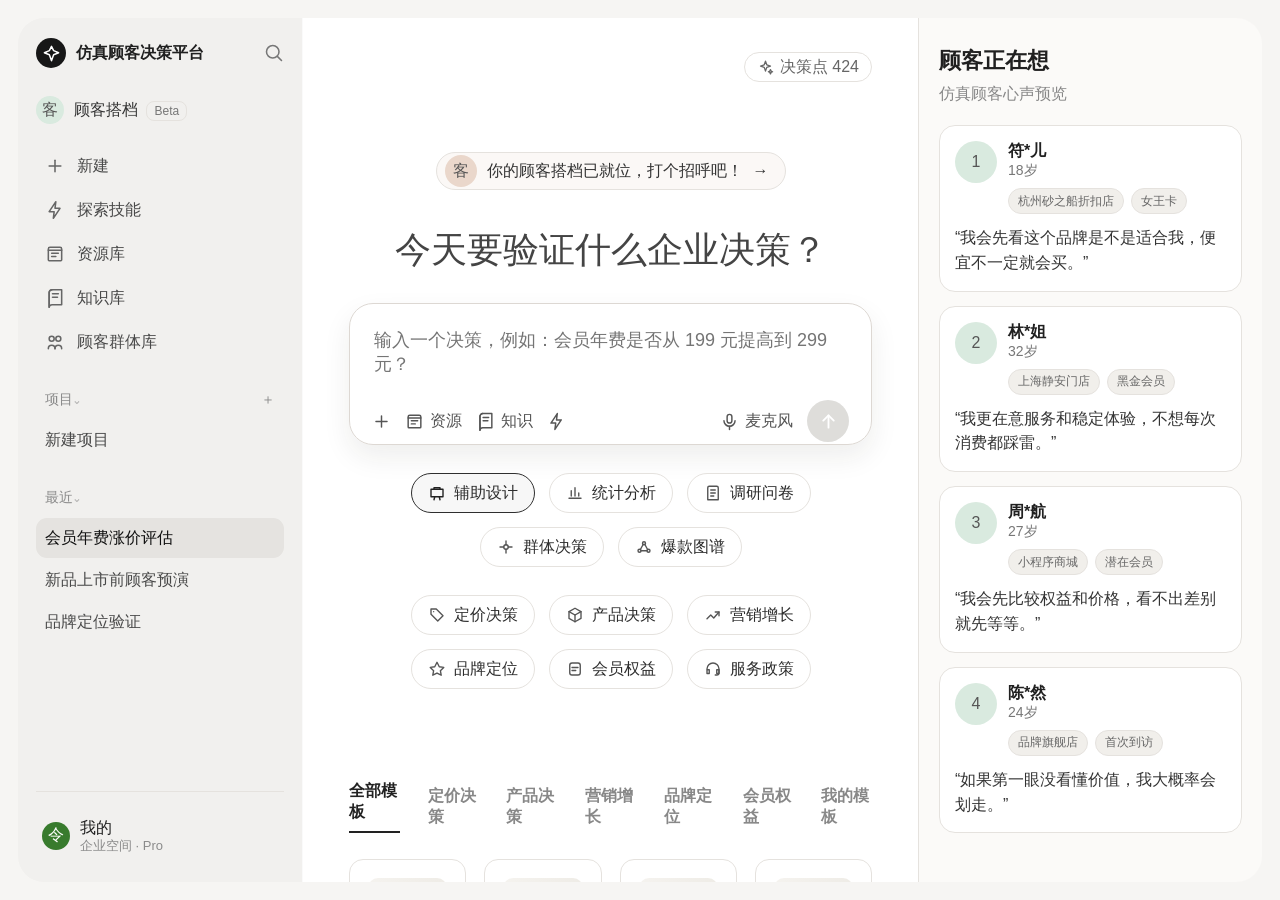
<file: prototype/index.html>
<!doctype html>
<html lang="zh-CN">
  <head>
    <meta charset="UTF-8" />
    <meta name="viewport" content="width=device-width, initial-scale=1.0" />
    <title>仿真顾客决策平台</title>
    <!-- Static prototype styles. The page is intentionally dependency-free for quick local review. -->
    <link rel="stylesheet" href="./styles.css" />
  </head>
  <body>
    <!-- app.js renders the homepage, skill page, and task detail page via hash routing. -->
    <div id="app"></div>
    <script src="./app.js"></script>
  </body>
</html>
</file>
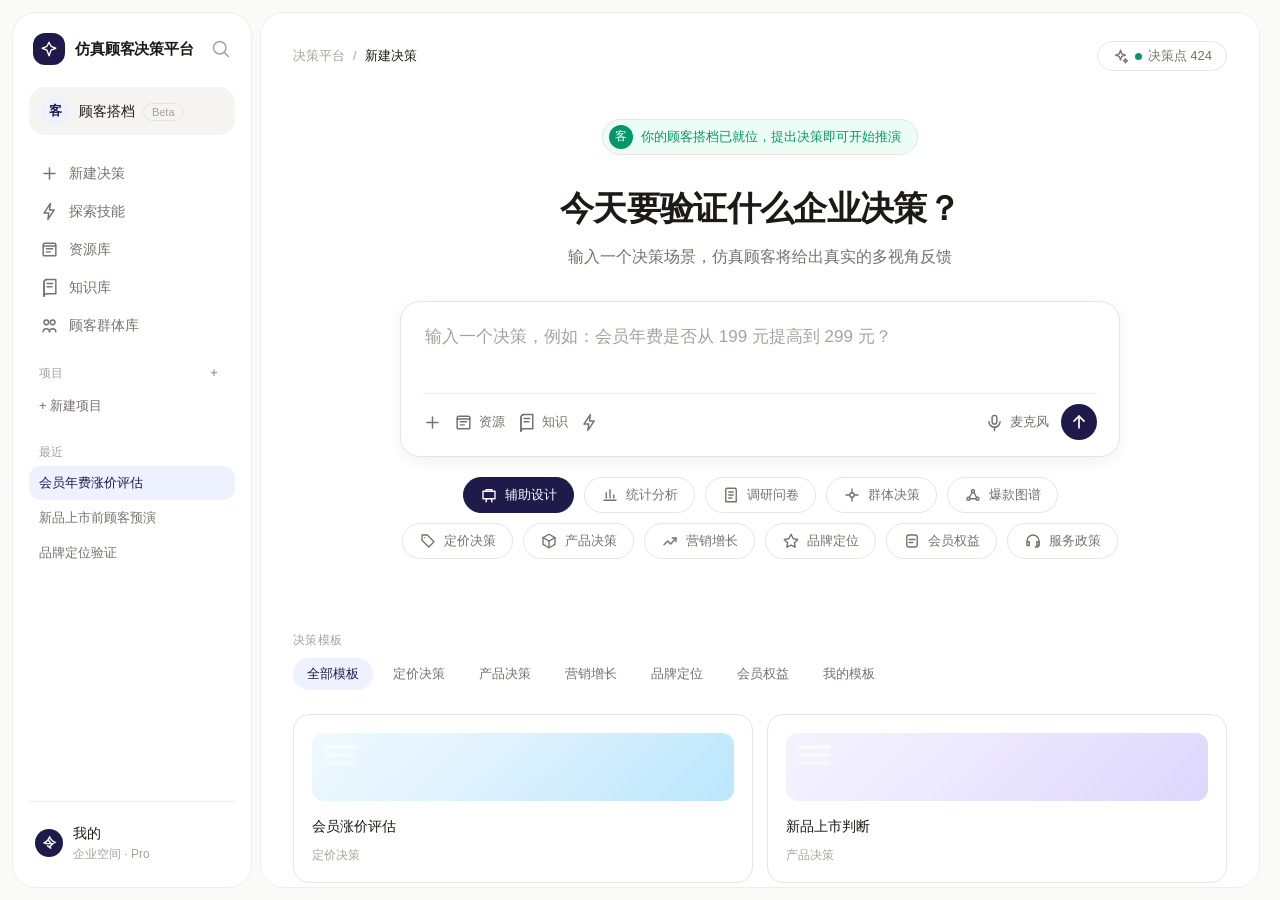
<file: prototype/index-v2.html>
<!doctype html>
<html lang="zh-CN">
  <head>
    <meta charset="UTF-8" />
    <meta name="viewport" content="width=device-width, initial-scale=1.0" />
    <title>仿真顾客决策平台</title>
    <link rel="stylesheet" href="./styles-v2.css" />
    <link rel="icon" href="data:image/svg+xml,<svg xmlns='http://www.w3.org/2000/svg' viewBox='0 0 32 32'><rect width='32' height='32' rx='8' fill='%231e1b4b'/><text x='16' y='22' text-anchor='middle' fill='white' font-size='18' font-family='sans-serif'>◈</text></svg>" />
  </head>
  <body>
    <div id="app"></div>
    <script src="./app-v2.js"></script>
  </body>
</html>
</file>
<file: prototype/styles.css>
/* Global design tokens for the static prototype. */
:root {
  --bg: #f6f5f3;
  --surface: #ffffff;
  --muted: #8f8f8f;
  --text: #202020;
  --soft: #efeeee;
  --line: #e5e2de;
  --dark: #171717;
  --green: #2e8b57;
}

/* Base reset and typography. Keep this file dependency-free for static hosting. */
* {
  box-sizing: border-box;
}

body {
  margin: 0;
  color: var(--text);
  background: var(--bg);
  font-family: -apple-system, BlinkMacSystemFont, "Segoe UI", "PingFang SC",
    "Microsoft YaHei", sans-serif;
}

button,
input,
textarea {
  font: inherit;
}

/* Shared icon utilities for inline SVGs generated in app.js. */
.ui-icon {
  width: 20px;
  height: 20px;
  flex: 0 0 auto;
}

.brand-icon {
  width: 19px;
  height: 19px;
}

.sr-only {
  position: absolute;
  width: 1px;
  height: 1px;
  overflow: hidden;
  clip: rect(0, 0, 0, 0);
  white-space: nowrap;
}

/* Homepage: AnyGen-style three-column workspace shell. */
.app-shell {
  height: 100vh;
  display: grid;
  grid-template-columns: 284px 1fr 344px;
  gap: 0;
  padding: 18px;
  overflow: hidden;
}

/* Homepage left sidebar: workspace navigation, projects, recent items, and account entry. */
.sidebar {
  display: flex;
  flex-direction: column;
  height: calc(100vh - 36px);
  min-height: 0;
  padding: 20px 18px;
  overflow: hidden;
  background: #f1f0ee;
  border-radius: 26px 0 0 26px;
}

.brand-row,
.icon-row,
.user-row {
  display: flex;
  align-items: center;
}

.brand-row {
  gap: 10px;
  margin-bottom: 28px;
}

.brand-mark,
.avatar,
.small-avatar,
.icon-dot {
  display: grid;
  place-items: center;
  flex: 0 0 auto;
  border-radius: 999px;
  background: #dedbd7;
  color: #555;
}

.brand-mark {
  width: 30px;
  height: 30px;
  background: var(--dark);
  color: #fff;
}

.brand-title {
  font-weight: 700;
  letter-spacing: 0;
}

.search-icon {
  display: grid;
  place-items: center;
  margin-left: auto;
  color: #777;
}

.assistant-entry {
  display: flex;
  align-items: center;
  gap: 10px;
  margin-bottom: 22px;
  color: #333;
}

.avatar {
  width: 28px;
  height: 28px;
  background: #d9eadf;
}

.beta {
  margin-left: 4px;
  padding: 2px 7px;
  border: 1px solid var(--line);
  border-radius: 8px;
  color: #777;
  font-size: 12px;
}

.nav-list {
  display: grid;
  gap: 4px;
}

.nav-item,
.section-head,
.recent-item {
  display: flex;
  align-items: center;
  height: 40px;
  border-radius: 11px;
  color: #494949;
}

.nav-item {
  gap: 12px;
  padding: 0 9px;
  text-decoration: none;
}

.nav-item.active,
.recent-item.active {
  background: #e5e3e0;
  color: #111;
}

.nav-icon {
  display: grid;
  place-items: center;
  width: 20px;
  color: #666;
  text-align: center;
}

.section-head {
  justify-content: space-between;
  margin-top: 18px;
  padding: 0 9px;
  color: #8a8a8a;
  font-size: 14px;
}

.recent-list {
  display: grid;
  min-height: 0;
  overflow: auto;
  gap: 2px;
  scrollbar-width: none;
}

.recent-list::-webkit-scrollbar {
  display: none;
}

.recent-item {
  padding: 0 9px;
  overflow: hidden;
  white-space: nowrap;
  text-overflow: ellipsis;
}

.sidebar-footer {
  position: relative;
  flex: 0 0 auto;
  margin-top: auto;
  padding-top: 18px;
  border-top: 1px solid var(--line);
}

/* Account entry in the lower-left sidebar.
   It remains visible while the recent list scrolls, matching ChatGPT's account affordance. */
.user-row,
.account-trigger {
  display: flex;
  align-items: center;
  gap: 10px;
}

.account-trigger {
  width: 100%;
  padding: 8px 6px;
  border: 0;
  border-radius: 12px;
  background: transparent;
  color: inherit;
  text-align: left;
}

.account-trigger:hover,
.account-trigger[aria-expanded="true"] {
  background: #e5e3e0;
}

.user-row .avatar {
  background: #387b2d;
  color: #fff;
}

.account-trigger .avatar {
  background: #387b2d;
  color: #fff;
}

.user-meta {
  line-height: 1.25;
}

.user-meta span {
  display: block;
  color: #8b8b8b;
  font-size: 13px;
}

/* ChatGPT-style account menu launched from the lower-left account trigger. */
.account-menu {
  position: absolute;
  z-index: 120;
  left: 0;
  right: 0;
  bottom: 72px;
  padding: 12px;
  border: 1px solid var(--line);
  border-radius: 18px;
  background: #fff;
  box-shadow: 0 18px 46px rgba(38, 33, 28, 0.18);
}

.account-menu-profile,
.account-menu-item {
  width: 100%;
  display: grid;
  align-items: center;
  border: 0;
  border-radius: 12px;
  background: transparent;
  color: #202020;
  text-align: left;
}

.account-menu-profile {
  grid-template-columns: 34px 1fr auto;
  gap: 10px;
  min-height: 50px;
  padding: 6px;
}

.account-menu-profile strong,
.account-menu-profile span,
.account-menu-item strong {
  display: block;
}

.account-menu-profile span {
  color: #888;
  font-weight: 400;
}

.profile-arrow {
  color: #777;
  font-size: 26px;
  line-height: 1;
}

.account-menu-item {
  grid-template-columns: 28px 1fr;
  gap: 12px;
  min-height: 42px;
  padding: 0 8px;
}

.account-menu-item:hover,
.account-menu-profile:hover {
  background: #f2f1ef;
}

.account-menu-item span {
  display: grid;
  place-items: center;
  color: #333;
}

.account-menu-item .ui-icon {
  width: 20px;
  height: 20px;
}

.account-menu-separator {
  height: 1px;
  margin: 8px 0;
  background: var(--line);
}

/* Settings modal for Account > Personalization > About you.
   The backdrop closes the modal; clicks inside .settings-modal stop propagation in app.js. */
.modal-backdrop {
  position: fixed;
  z-index: 300;
  inset: 0;
  display: grid;
  place-items: center;
  padding: 24px;
  background: rgba(0, 0, 0, 0.26);
}

.settings-modal {
  width: min(1050px, calc(100vw - 48px));
  height: min(760px, calc(100vh - 48px));
  display: grid;
  grid-template-columns: 260px 1fr;
  overflow: hidden;
  border-radius: 22px;
  background: #fff;
  box-shadow: 0 28px 80px rgba(0, 0, 0, 0.22);
}

.settings-sidebar {
  display: grid;
  align-content: start;
  gap: 8px;
  padding: 24px 14px;
  background: #f7f6f4;
  border-right: 1px solid var(--line);
}

/* Left settings navigation. Only "个性化" is active in the current prototype. */
.settings-nav-item {
  display: grid;
  grid-template-columns: 28px 1fr;
  align-items: center;
  gap: 12px;
  min-height: 44px;
  padding: 0 12px;
  border: 0;
  border-radius: 12px;
  background: transparent;
  color: #222;
  text-align: left;
}

.settings-nav-item.active,
.settings-nav-item:hover {
  background: #ecebea;
}

.settings-content {
  position: relative;
  overflow: auto;
  padding: 56px 48px;
}

.settings-close {
  position: absolute;
  top: 18px;
  right: 20px;
  width: 34px;
  height: 34px;
  border: 0;
  border-radius: 999px;
  background: transparent;
  color: #555;
  font-size: 26px;
  line-height: 1;
}

.settings-close:hover {
  background: #f2f1ef;
}

.settings-content h2 {
  margin: 0;
  font-size: 30px;
  font-weight: 500;
}

.settings-divider {
  height: 1px;
  margin: 28px 0 26px;
  background: var(--line);
}

/* "关于你" form fields. These are display-only mock controls until account persistence exists. */
.settings-field {
  display: grid;
  gap: 10px;
  margin-bottom: 28px;
}

.settings-field span {
  font-size: 17px;
  font-weight: 500;
}

.settings-field input,
.settings-field textarea {
  width: 100%;
  border: 1px solid #ddd;
  border-radius: 14px;
  background: #fff;
  color: #222;
  font-size: 17px;
  outline: 0;
}

.settings-field input {
  height: 56px;
  padding: 0 18px;
}

.settings-field textarea {
  min-height: 96px;
  resize: vertical;
  padding: 16px 18px;
}

.settings-field input::placeholder,
.settings-field textarea::placeholder {
  color: #aaa;
}

.memory-panel {
  display: grid;
  grid-template-columns: 1fr auto;
  gap: 20px;
  align-items: center;
  margin-top: 36px;
  padding-top: 22px;
  border-top: 1px solid var(--line);
}

.memory-panel h3 {
  margin: 0 0 8px;
  font-size: 22px;
}

.memory-panel p {
  margin: 0;
  color: #888;
  line-height: 1.5;
}

.switch-control input {
  position: absolute;
  opacity: 0;
  pointer-events: none;
}

.switch-control span {
  display: block;
  width: 52px;
  height: 30px;
  padding: 3px;
  border-radius: 999px;
  background: #3b82f6;
}

.switch-control span::after {
  content: "";
  display: block;
  width: 24px;
  height: 24px;
  margin-left: auto;
  border-radius: 999px;
  background: #fff;
}

/* Homepage center canvas: task launcher, capability pills, scenario pills, and templates. */
.main-canvas {
  min-height: calc(100vh - 36px);
  max-height: calc(100vh - 36px);
  overflow: auto;
  padding: 34px 46px 38px;
  background: var(--surface);
  border-left: 1px solid rgba(0, 0, 0, 0.02);
}

.top-score {
  display: flex;
  justify-content: flex-end;
}

.score-pill,
.status-pill,
.capsule,
.meta-pill {
  display: inline-flex;
  align-items: center;
  border: 1px solid var(--line);
  background: #fff;
}

.score-pill {
  gap: 6px;
  height: 30px;
  padding: 0 12px;
  border-radius: 999px;
  color: #666;
}

.score-pill .ui-icon {
  width: 17px;
  height: 17px;
}

.hero {
  max-width: 900px;
  margin: 70px auto 0;
  text-align: center;
}

.status-pill {
  gap: 10px;
  height: 38px;
  padding: 0 16px 0 8px;
  border-radius: 999px;
  background: #fbf8f6;
  color: #333;
}

.small-avatar {
  width: 32px;
  height: 32px;
  background: #ead7cb;
}

.hero h1 {
  margin: 36px 0 28px;
  color: #444;
  font-size: 36px;
  font-weight: 400;
}

/* Primary task launcher. This is a task entry point, not a chat conversation surface. */
.prompt-box {
  height: 142px;
  padding: 22px;
  border: 1px solid #ddd8d3;
  border-radius: 24px;
  box-shadow: 0 12px 28px rgba(38, 33, 28, 0.08);
  text-align: left;
}

.prompt-box textarea {
  width: 100%;
  height: 70px;
  resize: none;
  border: 0;
  outline: 0;
  color: #333;
  background: transparent;
  font-size: 18px;
}

.prompt-actions {
  display: flex;
  align-items: center;
  gap: 14px;
  color: #555;
}

.prompt-actions span {
  display: inline-flex;
  align-items: center;
  gap: 6px;
}

.prompt-actions .ui-icon {
  width: 19px;
  height: 19px;
}

.prompt-actions .spacer {
  flex: 1;
}

.round-btn {
  display: grid;
  place-items: center;
  width: 42px;
  height: 42px;
  border: 0;
  border-radius: 999px;
  background: #deddda;
  color: #fff;
}

.round-btn .ui-icon {
  width: 21px;
  height: 21px;
  stroke-width: 2.1;
}

.capsules {
  display: flex;
  flex-wrap: wrap;
  justify-content: center;
  gap: 14px;
  margin-top: 28px;
}

.capsule {
  height: 40px;
  gap: 8px;
  padding: 0 16px;
  border-radius: 999px;
  color: #2d2d2d;
  background: #fff;
}

.capsule .ui-icon {
  width: 18px;
  height: 18px;
  color: #555;
}

.capsule.primary .ui-icon {
  color: #222;
}

.capsule.primary {
  border-color: #2f2f2f;
  background: #f7f7f7;
}

.templates {
  margin-top: 92px;
}

.tab-row {
  display: flex;
  align-items: center;
  gap: 28px;
  color: #888;
  font-weight: 600;
}

.tab-row .active {
  color: #222;
  border-bottom: 2px solid #222;
  padding-bottom: 8px;
}

.template-grid {
  display: grid;
  grid-template-columns: repeat(4, minmax(0, 1fr));
  gap: 18px;
  margin-top: 26px;
}

.template-card {
  min-height: 142px;
  padding: 18px;
  border: 1px solid var(--line);
  border-radius: 14px;
  background: #fff;
}

.thumb {
  height: 70px;
  margin-bottom: 14px;
  border-radius: 10px;
  background: linear-gradient(135deg, #f5f3ef, #e9e6df);
}

/* Homepage right panel: lightweight customer psychology preview. */
.right-panel {
  min-height: calc(100vh - 36px);
  max-height: calc(100vh - 36px);
  overflow: auto;
  padding: 28px 20px;
  background: #fbfaf8;
  border-left: 1px solid var(--line);
  border-radius: 0 26px 26px 0;
}

.right-panel h2 {
  margin: 0;
  font-size: 22px;
}

.right-panel > p {
  margin: 8px 0 20px;
  color: #888;
}

/* Shared customer voice card primitives used by homepage and task page. */
.voice-list {
  display: grid;
  gap: 14px;
}

.voice-card {
  padding: 15px;
  border: 1px solid var(--line);
  border-radius: 16px;
  background: #fff;
}

/* Homepage customer voices are also interview entry points.
   The whole sentence card is clickable so users do not have to hunt for a small action button. */
.clickable-voice {
  cursor: pointer;
  transition: border-color 0.16s ease, box-shadow 0.16s ease, transform 0.16s ease;
}

.clickable-voice:hover,
.clickable-voice:focus-visible {
  border-color: #cbd8cf;
  box-shadow: 0 14px 28px rgba(38, 33, 28, 0.09);
  outline: 0;
  transform: translateY(-1px);
}

.voice-head {
  display: grid;
  grid-template-columns: 42px 1fr;
  gap: 11px;
  align-items: start;
}

.voice-head .avatar {
  width: 42px;
  height: 42px;
}

/* Customer hover anchor. The popover is intentionally nested here to keep one hover system. */
.avatar-hover {
  position: relative;
  width: 42px;
  height: 42px;
}

.hover-avatar {
  border: 0;
  cursor: default;
  font: inherit;
  font-weight: 700;
  transition: box-shadow 0.16s ease, transform 0.16s ease, background 0.16s ease;
}

/* Visible hover feedback so users discover that customer cards are inspectable. */
.task-voice-card:hover .hover-avatar,
.hover-avatar:focus-visible {
  background: #c9e4d2;
  box-shadow: 0 0 0 4px rgba(46, 139, 87, 0.14);
  outline: 0;
  transform: scale(1.06);
}

/* Single-layer customer quick profile popover.
   Do not add another global/fixed hover layer without removing this one, or double popovers return. */
.task-voice-card:hover .customer-popover,
.avatar-hover:focus-within .customer-popover,
.avatar-hover:hover .customer-popover {
  opacity: 1;
  pointer-events: auto;
  transform: translate(-8px, -8px) scale(1);
}

/* Popover opens toward the center column, leaving the right voice list readable. */
.customer-popover {
  position: absolute;
  z-index: 60;
  top: -8px;
  right: calc(100% + 10px);
  width: 340px;
  max-height: 72vh;
  overflow: auto;
  padding: 16px;
  border: 1px solid var(--line);
  border-radius: 18px;
  background: #fff;
  box-shadow: 0 18px 45px rgba(38, 33, 28, 0.16);
  opacity: 0;
  pointer-events: none;
  transform: translate(-2px, -8px) scale(0.98);
  transition: opacity 0.16s ease, transform 0.16s ease;
}

.customer-popover::before {
  position: absolute;
  top: 22px;
  right: -7px;
  width: 12px;
  height: 12px;
  border-top: 1px solid var(--line);
  border-right: 1px solid var(--line);
  background: #fff;
  content: "";
  transform: rotate(45deg);
}

.popover-head {
  display: grid;
  grid-template-columns: 42px 1fr;
  gap: 11px;
  align-items: start;
}

.popover-head strong,
.popover-head span {
  display: block;
}

.popover-head span {
  margin-top: 2px;
  color: #777;
  font-size: 14px;
}

.customer-popover section {
  margin-top: 14px;
  padding-top: 14px;
  border-top: 1px solid var(--line);
}

.customer-popover h4 {
  margin: 0 0 8px;
  font-size: 14px;
}

.customer-popover p {
  margin: 0;
  color: #444;
  line-height: 1.55;
}

.customer-popover ul {
  display: grid;
  gap: 6px;
  margin: 0;
  padding-left: 18px;
  color: #555;
  font-size: 13px;
  line-height: 1.45;
}

.voice-name {
  font-weight: 700;
}

.voice-age {
  color: #777;
  font-size: 14px;
}

.meta-row {
  display: flex;
  flex-wrap: wrap;
  gap: 7px;
  margin-top: 8px;
}

.meta-pill {
  min-height: 26px;
  padding: 0 9px;
  border-radius: 999px;
  background: #f1efeb;
  color: #666;
  font-size: 12px;
}

.quote {
  margin: 12px 0 0;
  color: #333;
  line-height: 1.55;
}

/* Exploration page: skill library view. */
.skills-shell {
  min-height: 100vh;
  display: grid;
  grid-template-columns: 64px 1fr;
  gap: 18px;
  padding: 18px;
}

.icon-rail {
  min-height: calc(100vh - 36px);
  display: flex;
  flex-direction: column;
  align-items: center;
  gap: 16px;
  padding: 18px 0;
  background: #f1f0ee;
  border-radius: 24px;
}

.rail-icon {
  display: grid;
  place-items: center;
  width: 38px;
  height: 38px;
  border-radius: 12px;
  color: #555;
}

.rail-icon .ui-icon {
  width: 21px;
  height: 21px;
}

.rail-icon.active {
  background: #dedbd7;
  color: #111;
}

.rail-spacer {
  flex: 1;
}

.skills-main {
  min-height: calc(100vh - 36px);
  padding: 68px 78px;
  background: #fff;
  border-radius: 28px;
}

.skills-header {
  display: grid;
  grid-template-columns: 1fr auto;
  gap: 20px;
  align-items: start;
}

.skills-header h1 {
  margin: 0 0 12px;
  font-size: 34px;
}

.skills-header p {
  margin: 0;
  color: #666;
  font-size: 17px;
}

.create-skill {
  height: 42px;
  padding: 0 20px;
  border: 0;
  border-radius: 999px;
  background: #111;
  color: #fff;
}

.skill-toolbar {
  display: grid;
  grid-template-columns: 1fr 310px;
  gap: 24px;
  align-items: center;
  margin: 40px 0 26px;
}

.categories {
  display: flex;
  flex-wrap: wrap;
  gap: 10px;
}

.category {
  height: 38px;
  padding: 0 18px;
  border: 1px solid var(--line);
  border-radius: 999px;
  background: #fff;
  color: #777;
}

.category.active {
  background: #111;
  color: #fff;
}

.skill-search {
  height: 42px;
  padding: 0 16px;
  border: 1px solid var(--line);
  border-radius: 999px;
  color: #888;
}

.skill-grid {
  display: grid;
  grid-template-columns: repeat(4, minmax(0, 1fr));
  gap: 18px;
}

.skill-card {
  position: relative;
  min-height: 210px;
  padding: 22px;
  border: 1px solid var(--line);
  border-radius: 15px;
  background: #fff;
}

.skill-card.hovered {
  background: #f1f1f1;
}

.skill-card h3 {
  margin: 14px 0 12px;
  font-size: 21px;
}

.skill-card p {
  margin: 0;
  color: #777;
  line-height: 1.55;
}

.skill-icon {
  width: 36px;
  height: 36px;
  border-radius: 10px;
  background: #e7e4df;
}

.skill-foot {
  position: absolute;
  left: 22px;
  right: 22px;
  bottom: 18px;
  display: flex;
  justify-content: space-between;
  color: #777;
  font-size: 14px;
}

.switch-wrap {
  position: absolute;
  top: 18px;
  right: 18px;
  display: flex;
  align-items: center;
  gap: 8px;
  color: #555;
  font-size: 13px;
}

.switch {
  width: 42px;
  height: 24px;
  padding: 3px;
  border-radius: 999px;
  background: #111;
}

.switch::after {
  content: "";
  display: block;
  width: 18px;
  height: 18px;
  margin-left: auto;
  border-radius: 999px;
  background: #fff;
}

/* Task detail page: left collapsed navigation, center workflow, right customer voice stream. */

.task-shell {
  min-height: 100vh;
  display: grid;
  grid-template-columns: 64px minmax(620px, 1fr) 348px;
  gap: 18px;
  padding: 18px;
}

/* Task left rail mirrors AnyGen's collapsed navigation pattern. */
.task-rail {
  min-height: calc(100vh - 36px);
  display: flex;
  flex-direction: column;
  align-items: center;
  gap: 14px;
  padding: 18px 0;
  background: #f1f0ee;
  border-radius: 24px;
}

.task-logo,
.task-rail-icon {
  display: grid;
  place-items: center;
  width: 38px;
  height: 38px;
  border: 0;
  border-radius: 12px;
  background: transparent;
  color: #555;
}

.task-logo .brand-icon,
.task-rail-icon .ui-icon {
  width: 21px;
  height: 21px;
}

.task-logo {
  margin-bottom: 6px;
  background: #161616;
  color: #fff;
}

.task-rail-icon.active {
  background: #dedbd7;
  color: #111;
}

.task-rail-spacer {
  flex: 1;
}

/* Main workflow surface. Bottom padding leaves room for the fixed task input bar. */
.task-main {
  position: relative;
  min-height: calc(100vh - 36px);
  display: flex;
  flex-direction: column;
  padding: 28px 30px 112px;
  overflow: hidden;
  background: #fff;
  border-radius: 28px;
}

.task-header {
  display: flex;
  justify-content: space-between;
  gap: 18px;
  padding-bottom: 18px;
  border-bottom: 1px solid var(--line);
}

.task-type,
.card-kicker,
.bubble-label {
  color: #8a8a8a;
  font-size: 13px;
  font-weight: 700;
}

.task-header h1 {
  margin: 8px 0 0;
  font-size: 24px;
}

.task-status {
  align-self: start;
  padding: 7px 13px;
  border: 1px solid var(--line);
  border-radius: 999px;
  color: #666;
  background: #fff;
}

.task-status.done {
  color: #22744c;
  background: #edf7f1;
  border-color: #cfe9d8;
}

/* Conversation stack uses message avatars plus structured workflow cards, not free-form chat bubbles. */
.conversation-stack {
  display: grid;
  gap: 14px;
  max-width: 830px;
  width: 100%;
  margin: 24px auto 0;
  overflow: auto;
  padding: 0 6px 18px;
}

/* User and Agent avatar lane for the task workflow. */
.message-row {
  display: grid;
  grid-template-columns: 42px 1fr;
  gap: 12px;
  align-items: start;
}

.message-avatar {
  display: grid;
  place-items: center;
  width: 36px;
  height: 36px;
  margin-top: 2px;
  border: 1px solid var(--line);
  border-radius: 999px;
  background: #fff;
  color: #666;
}

.message-avatar .ui-icon {
  width: 19px;
  height: 19px;
}

.user-message-avatar {
  background: #efeeee;
}

.bot-message-avatar {
  background: #fbfaf8;
}

/* Reusable card shell for user request, Agent workflow, and empty conclusion states. */
.message-card,
.workflow-card,
.empty-conclusion {
  padding: 20px;
  border: 1px solid var(--line);
  border-radius: 20px;
  background: #fff;
}

.user-request {
  width: min(520px, 100%);
  padding: 13px 18px;
  background: #fbfaf8;
}

.user-request p {
  margin: 0;
  font-size: 16px;
  line-height: 1.55;
}

.card-title {
  margin: 0;
  font-size: 18px;
  font-weight: 700;
}

/* Collapsible workflow cards for clarification and survey plan sections. */
.collapsible-card {
  position: relative;
}

.collapsible-head {
  display: flex;
  justify-content: space-between;
  gap: 16px;
  align-items: start;
}

.collapse-toggle {
  display: grid;
  place-items: center;
  flex: 0 0 auto;
  width: 30px;
  height: 30px;
  border: 0;
  border-radius: 999px;
  background: transparent;
  color: #555;
}

.collapse-toggle:hover {
  background: #f2f1ef;
}

.collapse-toggle .ui-icon {
  width: 18px;
  height: 18px;
}

.collapsible-body {
  margin-top: 16px;
}

.collapsible-card.collapsed .collapsible-body {
  display: none;
}

/* Two focused clarification questions. Keep these as questionnaire choices, not marketing chips. */
.clarify-grid {
  display: grid;
  grid-template-columns: repeat(2, minmax(0, 1fr));
  gap: 18px;
}

.question-panel {
  padding: 14px 16px;
  border: 1px solid var(--line);
  border-radius: 14px;
  background: #fff;
}

.clarify-grid h3,
.plan-grid h3 {
  margin: 0 0 10px;
  font-size: 15px;
}

/* Checkbox-like option buttons used inside clarification cards. */
.option-list {
  display: grid;
  gap: 8px;
}

.option-pill {
  display: inline-flex;
  align-items: center;
  gap: 8px;
  min-height: 28px;
  padding: 0;
  border: 0;
  border-radius: 0;
  background: #fff;
  color: #333;
}

.option-pill.selected {
  border-color: transparent;
  background: #fff;
}

.checkmark {
  display: grid;
  place-items: center;
  width: 16px;
  height: 16px;
  border: 1px solid #b9b9b9;
  border-radius: 5px;
  font-size: 11px;
}

.option-pill.selected .checkmark {
  color: #111;
  background: #f2f2f2;
  border-color: #888;
}

.primary-action {
  height: 42px;
  margin-top: 18px;
  padding: 0 18px;
  border: 0;
  border-radius: 999px;
  background: #111;
  color: #fff;
}

.centered-action {
  display: block;
  min-width: 160px;
  margin: 10px auto 0;
  border: 1px solid var(--line);
  background: #fbfaf8;
  color: #222;
}

.plan-action {
  float: right;
  min-width: 200px;
  margin-top: 12px;
  border: 1px solid var(--line);
  background: #fbfaf8;
  color: #222;
}

.primary-action:disabled {
  opacity: 0.45;
}

/* Survey plan, progress, and conclusion sections. */
.plan-card h2,
.progress-card h2,
.conclusion-card h2 {
  margin: 8px 0 16px;
  font-size: 22px;
  line-height: 1.35;
}

.plan-grid {
  display: grid;
  grid-template-columns: 1fr 1fr;
  gap: 14px;
}

.plan-grid p {
  margin: 0;
  color: #666;
  line-height: 1.55;
}

.module-list {
  display: grid;
  gap: 8px;
  margin: 18px 0 0;
  padding-left: 22px;
  color: #333;
}

.progress-head {
  display: flex;
  justify-content: space-between;
  gap: 16px;
  align-items: start;
}

.progress-head strong {
  font-size: 28px;
}

.progress-track {
  height: 9px;
  overflow: hidden;
  border-radius: 999px;
  background: #eee;
}

.progress-track span {
  display: block;
  height: 100%;
  border-radius: inherit;
  background: #2f2f2f;
  transition: width 0.25s ease;
}

.distribution {
  display: grid;
  grid-template-columns: repeat(4, 1fr);
  gap: 10px;
  margin-top: 16px;
}

.distribution div {
  padding: 12px;
  border-radius: 14px;
  background: #f6f5f3;
}

.distribution strong,
.distribution span {
  display: block;
}

.distribution span {
  margin-top: 4px;
  color: #777;
  font-size: 13px;
}

/* Survey journey makes the task path visible before the cards start. */
.survey-journey {
  display: grid;
  grid-template-columns: repeat(4, minmax(0, 1fr));
  gap: 8px;
  padding: 10px;
  border: 1px solid var(--line);
  border-radius: 18px;
  background: #fbfaf8;
}

.journey-step {
  display: grid;
  grid-template-columns: 30px 1fr;
  gap: 9px;
  align-items: center;
  min-height: 54px;
  padding: 8px;
  border-radius: 12px;
  color: #777;
}

.journey-step span {
  display: grid;
  place-items: center;
  width: 30px;
  height: 30px;
  border: 1px solid var(--line);
  border-radius: 999px;
  background: #fff;
  font-weight: 700;
}

.journey-step strong,
.journey-step p {
  display: block;
}

.journey-step strong {
  color: #333;
  font-size: 13px;
}

.journey-step p {
  margin: 3px 0 0;
  font-size: 12px;
}

.journey-step.done span {
  border-color: #cfe7d8;
  background: #dcefe3;
  color: #315b42;
}

.journey-step.active {
  background: #fff;
  box-shadow: 0 6px 16px rgba(38, 33, 28, 0.06);
}

.journey-step.active span {
  border-color: #222;
  background: #111;
  color: #fff;
}

/* Expert orchestration panel for the survey task.
   It makes the multi-agent work visible: research design, user analysis, data analysis, and risk review. */
.expert-card h2,
.html-report h2 {
  margin: 8px 0 0;
  font-size: 22px;
  line-height: 1.35;
}

.expert-head,
.report-cover {
  display: flex;
  justify-content: space-between;
  gap: 18px;
  align-items: start;
}

.orchestration-badge {
  flex: 0 0 auto;
  padding: 7px 11px;
  border: 1px solid var(--line);
  border-radius: 999px;
  background: #fbfaf8;
  color: #555;
  font-size: 13px;
}

.expert-flow {
  display: grid;
  gap: 10px;
  margin-top: 18px;
}

.expert-step {
  display: grid;
  grid-template-columns: 34px 1fr;
  gap: 12px;
  padding: 12px;
  border: 1px solid var(--line);
  border-radius: 14px;
  background: #fff;
}

.expert-step.active {
  border-color: #c9d9ce;
  background: #fffefb;
}

.expert-step.waiting {
  color: #777;
  background: #fbfaf8;
}

.expert-avatar {
  display: grid;
  place-items: center;
  width: 34px;
  height: 34px;
  border-radius: 999px;
  background: #f1efeb;
  font-weight: 700;
}

.expert-step.done .expert-avatar {
  background: #dcefe3;
  color: #315b42;
}

.expert-step.active .expert-avatar {
  background: #dbeafe;
  color: #214d7b;
}

.expert-row {
  display: flex;
  justify-content: space-between;
  gap: 12px;
  align-items: center;
}

.expert-row span {
  padding: 3px 8px;
  border-radius: 999px;
  background: #f1efeb;
  color: #666;
  font-size: 12px;
}

.expert-step p {
  margin: 5px 0 0;
  color: #666;
  line-height: 1.5;
}

.expert-step small {
  display: inline-block;
  margin-top: 8px;
  padding: 3px 8px;
  border-radius: 999px;
  background: #f6f5f3;
  color: #666;
  font-size: 11px;
}

.report-two-col {
  display: grid;
  grid-template-columns: repeat(2, minmax(0, 1fr));
  gap: 14px;
  margin-top: 16px;
}

.report-section,
.executive-summary {
  padding: 15px;
  border: 1px solid var(--line);
  border-radius: 14px;
  background: #fbfaf8;
}

.report-section h3,
.executive-summary h3 {
  margin: 0 0 10px;
  font-size: 15px;
}

.report-section p,
.executive-summary p {
  margin: 0;
  color: #555;
  line-height: 1.6;
}

.expert-actions {
  display: flex;
  flex-wrap: wrap;
  gap: 10px;
  margin-top: 16px;
}

.expert-actions button {
  height: 36px;
  padding: 0 12px;
  border: 1px solid var(--line);
  border-radius: 999px;
  background: #fff;
  color: #333;
}

.expert-actions button:disabled {
  opacity: 0.45;
}

.expert-output-strip {
  display: grid;
  gap: 10px;
  margin-top: 14px;
}

.expert-output-strip div {
  display: grid;
  grid-template-columns: 112px 1fr;
  gap: 10px;
  padding: 10px 12px;
  border: 1px solid var(--line);
  border-radius: 12px;
  background: #fff;
}

.expert-output-strip strong {
  font-size: 13px;
}

.expert-output-strip span {
  color: #666;
  line-height: 1.45;
}

.empty-conclusion {
  color: #8a8a8a;
  text-align: center;
  background: #fbfaf8;
}

.finding-list {
  display: grid;
  gap: 10px;
}

.finding-list p {
  margin: 0;
  line-height: 1.6;
}

.next-actions {
  display: flex;
  flex-wrap: wrap;
  gap: 10px;
  margin-top: 18px;
}

.next-actions span {
  padding: 8px 12px;
  border-radius: 999px;
  background: #f1efeb;
}

/* Interactive HTML-style report shown after survey responses complete. */
.html-report-shell {
  display: grid;
  grid-template-columns: 150px minmax(0, 1fr);
  gap: 14px;
  border-color: #d7d2ca;
}

.report-toc {
  position: sticky;
  top: 0;
  align-self: start;
  display: grid;
  gap: 9px;
  padding: 14px;
  border: 1px solid var(--line);
  border-radius: 16px;
  background: #fbfaf8;
}

.report-toc strong {
  margin-bottom: 4px;
  font-size: 14px;
}

.report-toc a {
  color: #666;
  font-size: 13px;
}

.html-report {
  padding: 20px;
  border: 1px solid #d7d2ca;
  border-radius: 20px;
  background: #fff;
}

.report-cover {
  padding-bottom: 18px;
  border-bottom: 1px solid var(--line);
}

.report-cover p {
  margin: 8px 0 0;
  color: #666;
}

.confidence-block {
  display: grid;
  place-items: center;
  flex: 0 0 104px;
  min-height: 92px;
  border: 1px solid #d7d2ca;
  border-radius: 16px;
  background: #fbfaf8;
}

.confidence-block span,
.confidence-block strong {
  display: block;
}

.confidence-block span {
  color: #777;
  font-size: 13px;
}

.confidence-block strong {
  margin-top: 4px;
  font-size: 30px;
}

.executive-summary {
  margin-top: 18px;
  background: #f8f7f4;
}

.lead-conclusion {
  font-size: 17px;
  font-weight: 700;
  color: #222 !important;
}

.executive-summary ol {
  display: grid;
  gap: 8px;
  margin: 14px 0 0;
  padding-left: 20px;
  color: #444;
  line-height: 1.5;
}

.report-section {
  margin-top: 16px;
  background: #fff;
}

.report-two-col .report-section {
  margin-top: 0;
}

.report-section details {
  padding: 10px 0;
  border-top: 1px solid var(--line);
}

.report-section details:first-of-type {
  border-top: 0;
  padding-top: 0;
}

.report-section summary {
  cursor: pointer;
  font-weight: 700;
}

.report-section details p {
  margin-top: 8px;
}

.segment-bars {
  display: grid;
  gap: 12px;
}

.segment-bars div {
  position: relative;
  display: grid;
  grid-template-columns: 1fr auto;
  gap: 8px;
  padding-bottom: 12px;
}

.segment-bars i {
  position: absolute;
  left: 0;
  bottom: 0;
  height: 6px;
  border-radius: 999px;
  background: #2f2f2f;
}

.segment-bars div::after {
  position: absolute;
  left: 0;
  right: 0;
  bottom: 0;
  height: 6px;
  z-index: -1;
  border-radius: 999px;
  background: #eee;
  content: "";
}

.decision-matrix {
  width: 100%;
  border-collapse: collapse;
  overflow: hidden;
  border-radius: 12px;
  font-size: 14px;
}

.decision-matrix th,
.decision-matrix td {
  padding: 11px 10px;
  border-bottom: 1px solid var(--line);
  text-align: left;
}

.decision-matrix th {
  background: #f6f5f3;
  color: #555;
}

.decision-matrix tr:last-child td {
  border-bottom: 0;
}

.recommendation-section {
  background: #fbfaf8;
}

.evidence-panel {
  overflow: auto;
}

.completed-insight-panel {
  overflow: visible;
}

.completed-voice-list {
  overflow: visible;
  margin-top: 18px;
  padding-right: 3px;
}

.completed-insight-panel .task-voice-card {
  padding: 12px;
}

.completed-insight-panel .task-voice-card .quote {
  margin-bottom: 4px;
}

.evidence-list {
  display: grid;
  gap: 12px;
  margin-top: 18px;
}

.evidence-card {
  padding: 14px;
  border: 1px solid var(--line);
  border-radius: 16px;
  background: #fff;
}

.evidence-card span {
  display: inline-block;
  margin-bottom: 10px;
  padding: 3px 8px;
  border-radius: 999px;
  background: #f1efeb;
  color: #666;
  font-size: 11px;
  font-weight: 700;
}

.evidence-card h3 {
  margin: 0 0 8px;
  font-size: 15px;
}

.evidence-card p {
  margin: 0;
  color: #555;
  line-height: 1.55;
}

/* Bottom input bar lets the user refine the task after the initial workflow starts. */
.task-input-bar {
  position: absolute;
  left: 30px;
  right: 30px;
  bottom: 24px;
  display: flex;
  align-items: center;
  gap: 14px;
  min-height: 68px;
  padding: 12px 14px;
  border: 1px solid var(--line);
  border-radius: 22px;
  background: #fff;
  box-shadow: 0 10px 26px rgba(38, 33, 28, 0.08);
  color: #666;
}

.task-input-bar span {
  display: inline-flex;
  align-items: center;
  gap: 6px;
}

.task-input-bar .ui-icon {
  width: 19px;
  height: 19px;
}

.task-input-bar input {
  flex: 1;
  min-width: 120px;
  border: 0;
  outline: 0;
  background: transparent;
  color: #333;
}

/* Task right panel must allow the nested customer popover to overflow left. */
.task-right-panel {
  position: relative;
  z-index: 30;
  min-height: calc(100vh - 36px);
  padding: 24px 18px;
  overflow: visible;
  background: #fbfaf8;
  border-left: 1px solid var(--line);
  border-radius: 28px;
}

.panel-header {
  display: flex;
  justify-content: space-between;
  gap: 12px;
  align-items: start;
}

.panel-header h2 {
  margin: 0;
  font-size: 22px;
}

.panel-header p {
  margin: 7px 0 0;
  color: #888;
  font-size: 14px;
}

.panel-badge {
  flex: 0 0 auto;
  padding: 6px 10px;
  border: 1px solid var(--line);
  border-radius: 999px;
  color: #666;
  background: #fff;
  font-size: 12px;
}

.task-right-panel .voice-list {
  overflow: visible;
  margin-top: 18px;
  padding-right: 3px;
}

/* Task customer card: compact answer stream with hover access to the full quick profile. */
.task-voice-card {
  position: relative;
  padding: 14px;
  border: 1px solid var(--line);
  border-radius: 16px;
  background: #fff;
  transition: border-color 0.16s ease, background 0.16s ease, box-shadow 0.16s ease;
}

.task-voice-card:hover {
  border-color: #c9d9ce;
  background: #fffefb;
  box-shadow: 0 10px 24px rgba(38, 33, 28, 0.08);
}

.task-voice-card.speaking {
  border-color: #c9c5bd;
  background: #fffdf9;
}

.answer-status {
  margin-top: 10px;
  color: #777;
  font-size: 13px;
  text-align: right;
}

/* Deep interview page: scheme A starts as a focused one-to-one conversation.
   After follow-up, scheme C turns the same surface into a small roundtable discussion. */
.interview-shell {
  min-height: 100vh;
  display: grid;
  grid-template-columns: 64px minmax(680px, 1fr) 360px;
  gap: 18px;
  padding: 18px;
}

.interview-main {
  position: relative;
  min-height: calc(100vh - 36px);
  display: flex;
  flex-direction: column;
  overflow: hidden;
  background: #fff;
  border-radius: 28px;
}

.interview-header {
  display: flex;
  align-items: center;
  justify-content: space-between;
  gap: 18px;
  padding: 22px 28px;
  border-bottom: 1px solid var(--line);
}

.interview-title {
  display: flex;
  align-items: center;
  gap: 14px;
}

.large-avatar,
.chat-avatar,
.participant-avatar {
  display: grid;
  place-items: center;
  border-radius: 999px;
  font-weight: 700;
}

.large-avatar {
  width: 48px;
  height: 48px;
  background: #dcefe3;
  color: #315b42;
  font-size: 20px;
}

.interview-title h1 {
  margin: 0;
  font-size: 24px;
}

.interview-title p {
  margin: 5px 0 0;
  color: #777;
}

.interview-tools {
  display: flex;
  align-items: center;
  gap: 8px;
}

.interview-tools button {
  display: grid;
  place-items: center;
  width: 36px;
  height: 36px;
  border: 0;
  border-radius: 999px;
  background: transparent;
  color: #666;
}

.interview-tools button:hover {
  background: #f1f0ee;
}

.mode-badge {
  padding: 7px 11px;
  border: 1px solid var(--line);
  border-radius: 999px;
  color: #666;
  background: #fff;
  font-size: 13px;
}

.roundtable-strip {
  display: flex;
  gap: 10px;
  align-items: center;
  padding: 14px 28px;
  border-bottom: 1px solid var(--line);
  background: #fbfaf8;
}

.roundtable-chip {
  display: inline-flex;
  align-items: center;
  gap: 8px;
  min-height: 34px;
  padding: 4px 10px 4px 5px;
  border: 1px solid var(--line);
  border-radius: 999px;
  background: #fff;
  color: #444;
}

.roundtable-chip.add {
  padding: 0 13px;
  background: #f6f5f3;
}

.participant-avatar {
  width: 28px;
  height: 28px;
  font-size: 13px;
}

.customer-tone {
  background: #dcefe3;
  color: #315b42;
}

.user-tone {
  background: #dbeafe;
  color: #214d7b;
}

.agent-tone {
  background: #efe8ff;
  color: #5f3d9a;
}

.group-tone {
  background: #f8ead4;
  color: #815421;
}

.interview-thread {
  flex: 1;
  display: flex;
  flex-direction: column;
  gap: 18px;
  overflow: auto;
  padding: 24px 34px 118px;
}

.date-divider {
  align-self: center;
  color: #9a9a9a;
  font-size: 13px;
}

.chat-message {
  display: grid;
  grid-template-columns: 42px minmax(0, max-content);
  gap: 12px;
  align-items: start;
  max-width: min(760px, 100%);
}

.user-chat {
  align-self: flex-end;
  grid-template-columns: minmax(0, max-content) 42px;
}

.user-chat .chat-avatar {
  grid-column: 2;
  grid-row: 1;
}

.user-chat .chat-bubble {
  grid-column: 1;
  grid-row: 1;
  background: #dbeafe;
}

.chat-avatar {
  width: 38px;
  height: 38px;
}

.chat-bubble {
  max-width: 680px;
  padding: 14px 16px;
  border-radius: 14px;
  background: #f3f2f0;
  color: #222;
  line-height: 1.65;
}

.first-voice {
  font-size: 17px;
}

.message-actions {
  display: inline-flex;
  gap: 2px;
  margin-top: 8px;
  overflow: hidden;
  border: 1px solid var(--line);
  border-radius: 9px;
  background: #fff;
}

.message-actions button {
  min-height: 30px;
  padding: 0 10px;
  border: 0;
  border-right: 1px solid var(--line);
  background: #fff;
  color: #777;
  font-size: 12px;
}

.message-actions button:last-child {
  border-right: 0;
}

.interview-helper-card,
.roundtable-prompt,
.roundtable-summary {
  align-self: center;
  width: min(680px, 100%);
  padding: 16px 18px;
  border: 1px solid var(--line);
  border-radius: 16px;
  background: #fbfaf8;
}

.interview-helper-card p,
.roundtable-prompt p,
.roundtable-summary p {
  margin: 6px 0 0;
  color: #666;
  line-height: 1.55;
}

.inline-followup {
  height: 34px;
  margin-top: 12px;
  padding: 0 13px;
  border: 1px solid var(--line);
  border-radius: 999px;
  background: #fff;
  color: #333;
}

.inline-followup:hover {
  background: #f1f0ee;
}

.roundtable-prompt {
  display: flex;
  justify-content: space-between;
  gap: 16px;
  align-items: center;
}

.prompt-choice-row {
  display: flex;
  flex: 0 0 auto;
  gap: 8px;
}

.secondary-action,
.compact-action {
  height: 38px;
  margin: 0;
  padding: 0 14px;
  border-radius: 999px;
}

.secondary-action {
  border: 1px solid var(--line);
  background: #fff;
  color: #555;
}

.compact-action {
  border: 0;
  background: #111;
  color: #fff;
}

.interview-composer {
  position: absolute;
  left: 28px;
  right: 28px;
  bottom: 22px;
  display: flex;
  align-items: center;
  gap: 12px;
  min-height: 64px;
  padding: 11px 13px;
  border: 1px solid var(--line);
  border-radius: 22px;
  background: #fff;
  box-shadow: 0 10px 26px rgba(38, 33, 28, 0.08);
  color: #666;
}

.interview-composer input {
  flex: 1;
  min-width: 120px;
  border: 0;
  outline: 0;
  background: transparent;
  color: #333;
  font-size: 15px;
}

.interview-composer span {
  display: inline-flex;
  align-items: center;
  gap: 6px;
}

.interview-side {
  min-height: calc(100vh - 36px);
  padding: 24px 18px;
  overflow: auto;
  background: #fbfaf8;
  border-left: 1px solid var(--line);
  border-radius: 28px;
}

.interview-side-head h2 {
  margin: 0;
  font-size: 22px;
}

.interview-side-head p {
  margin: 7px 0 18px;
  color: #888;
  font-size: 14px;
}

.interview-customer-card,
.side-note,
.participant-row {
  padding: 14px;
  border: 1px solid var(--line);
  border-radius: 16px;
  background: #fff;
}

.add-participant {
  width: 100%;
  height: 42px;
  margin: 12px 0;
  border: 1px solid var(--line);
  border-radius: 999px;
  background: #fff;
  color: #333;
}

.side-note {
  margin-top: 12px;
}

.side-note h3 {
  margin: 0 0 10px;
  font-size: 15px;
}

.side-note ul {
  display: grid;
  gap: 7px;
  margin: 0;
  padding-left: 18px;
  color: #555;
  font-size: 13px;
  line-height: 1.5;
}

.participant-list {
  display: grid;
  gap: 10px;
}

.participant-row {
  display: grid;
  grid-template-columns: 34px 1fr;
  gap: 10px;
  align-items: center;
}

.participant-row.active {
  border-color: #bfd8c8;
  background: #fffefb;
}

.participant-row strong,
.participant-row span {
  display: block;
}

.participant-row span {
  margin-top: 3px;
  color: #777;
  font-size: 12px;
}

/* Scheme C: customer roundtable mode.
   This layout follows the selected wireframe: participant row, roundtable transcript, and in-board insight panel. */
.roundtable-shell {
  min-height: 100vh;
  display: grid;
  grid-template-columns: 64px minmax(980px, 1fr);
  gap: 18px;
  padding: 18px;
}

.roundtable-board {
  position: relative;
  min-height: calc(100vh - 36px);
  display: flex;
  flex-direction: column;
  overflow: hidden;
  border: 1px solid var(--line);
  border-radius: 16px;
  background: #fff;
}

.roundtable-header {
  display: flex;
  justify-content: space-between;
  align-items: start;
  gap: 18px;
  padding: 22px 24px;
  border-bottom: 1px solid var(--line);
}

.roundtable-header h1 {
  margin: 0;
  font-size: 22px;
}

.roundtable-header p {
  margin: 6px 0 0;
  color: #777;
  font-size: 13px;
}

.roundtable-header-actions {
  display: flex;
  align-items: center;
  gap: 12px;
}

.roundtable-header-actions button {
  display: inline-flex;
  align-items: center;
  gap: 5px;
  min-height: 34px;
  border: 0;
  background: transparent;
  color: #555;
}

.roundtable-members {
  display: grid;
  grid-template-columns: repeat(5, minmax(86px, 112px)) 36px;
  gap: 14px;
  align-items: start;
  padding: 18px 24px;
  border-bottom: 1px solid var(--line);
  background: #fbfaf8;
}

.member-avatar-card {
  display: grid;
  justify-items: center;
  gap: 6px;
  min-height: 88px;
  padding: 0;
  border: 0;
  background: transparent;
  color: #222;
  text-align: center;
}

.member-avatar-card strong,
.member-avatar-card span {
  display: block;
}

.member-avatar-card strong {
  font-size: 13px;
}

.member-avatar-card span {
  color: #777;
  font-size: 12px;
}

.photo-avatar,
.outline-avatar,
.dash-avatar,
.bot-round-avatar {
  display: grid;
  place-items: center;
  width: 48px;
  height: 48px;
  border-radius: 999px;
  font-weight: 700;
}

.photo-avatar {
  background: linear-gradient(135deg, #dcefe3, #f3eadc);
  color: #315b42;
}

.photo-avatar.small {
  width: 42px;
  height: 42px;
}

.outline-avatar {
  border: 1px solid #cfcac3;
  background: #fff;
  color: #555;
}

.dash-avatar {
  border: 1px dashed #bdb7af;
  background: #fff;
  color: #333;
}

.bot-round-avatar {
  background: #f1eff7;
  color: #5f3d9a;
}

.bot-round-avatar .ui-icon,
.outline-avatar .ui-icon {
  width: 21px;
  height: 21px;
}

.roundtable-next {
  align-self: center;
  width: 30px;
  height: 30px;
  border: 0;
  border-radius: 999px;
  background: #fff;
  color: #555;
  font-size: 24px;
}

.roundtable-content {
  flex: 1;
  display: grid;
  grid-template-columns: minmax(560px, 1fr) 292px;
  min-height: 0;
}

.roundtable-dialogue {
  min-height: 0;
  overflow: auto;
  padding: 22px 28px 142px;
  border-right: 1px solid var(--line);
}

.dialogue-title {
  margin-bottom: 18px;
  color: #555;
  font-size: 14px;
  font-weight: 700;
}

.roundtable-line {
  display: grid;
  grid-template-columns: 38px minmax(0, 1fr);
  gap: 12px;
  max-width: 620px;
  margin: 16px 0;
}

.roundtable-line.right {
  grid-template-columns: minmax(0, 1fr) 38px;
  margin-left: auto;
}

.line-speaker {
  margin: 0 0 5px;
  color: #333;
  font-size: 13px;
  font-weight: 700;
}

.line-speaker span {
  color: #777;
  font-weight: 400;
}

.line-bubble {
  display: inline-block;
  max-width: 100%;
  padding: 12px 14px;
  border: 1px solid var(--line);
  border-radius: 12px;
  background: #f7f6f4;
  line-height: 1.6;
}

.roundtable-line.right .line-bubble {
  background: #dbeafe;
}

.question-suggestions {
  margin-top: 26px;
  padding: 14px;
  border: 1px solid var(--line);
  border-radius: 14px;
  background: #fff;
}

.suggestion-head {
  display: flex;
  justify-content: space-between;
  align-items: center;
  margin-bottom: 12px;
}

.suggestion-head button {
  display: grid;
  place-items: center;
  width: 28px;
  height: 28px;
  border: 0;
  border-radius: 999px;
  background: transparent;
}

.suggestion-row {
  display: flex;
  flex-wrap: wrap;
  gap: 10px;
}

.suggestion-row button {
  height: 34px;
  padding: 0 12px;
  border: 1px solid var(--line);
  border-radius: 8px;
  background: #fff;
  color: #444;
}

.speaker-archive {
  min-height: 0;
  overflow: auto;
  padding: 22px 18px 136px;
  background: #fbfaf8;
}

.archive-card {
  padding: 14px;
  border: 1px solid var(--line);
  border-radius: 13px;
  background: #fff;
}

.archive-card + .archive-card {
  margin-top: 14px;
}

.archive-card h3 {
  margin: 0 0 12px;
  font-size: 15px;
}

.archive-card h4 {
  margin: 12px 0 6px;
  font-size: 13px;
}

.archive-profile {
  display: grid;
  grid-template-columns: 42px 1fr;
  gap: 10px;
  align-items: start;
  padding-bottom: 12px;
  border-bottom: 1px solid var(--line);
}

.archive-profile strong,
.archive-profile span {
  display: block;
}

.archive-profile span {
  margin-top: 2px;
  color: #777;
  font-size: 12px;
}

.mini-meta {
  display: inline-block;
  margin: 6px 4px 0 0;
  padding: 4px 8px;
  border-radius: 999px;
  background: #f1efeb;
  color: #666;
  font-size: 11px;
}

.archive-card dl {
  margin: 12px 0 0;
}

.archive-card dt {
  margin-bottom: 6px;
  font-weight: 700;
}

.archive-card dd {
  margin: 0 0 4px;
  color: #555;
  font-size: 13px;
}

.archive-card ul {
  display: grid;
  gap: 5px;
  margin: 0;
  padding-left: 18px;
  color: #555;
  font-size: 13px;
  line-height: 1.45;
}

.roundtable-composer {
  position: absolute;
  left: 24px;
  right: 24px;
  bottom: 20px;
  display: grid;
  grid-template-columns: auto minmax(180px, 1fr) 44px;
  gap: 10px;
  align-items: center;
  min-height: 62px;
  padding: 10px;
  border: 1px solid var(--line);
  border-radius: 18px;
  background: rgba(255, 255, 255, 0.96);
  box-shadow: 0 10px 26px rgba(38, 33, 28, 0.08);
}

.composer-tools {
  display: flex;
  gap: 6px;
}

.composer-tools button {
  display: inline-flex;
  align-items: center;
  gap: 5px;
  height: 34px;
  padding: 0 9px;
  border: 1px solid var(--line);
  border-radius: 9px;
  background: #fff;
  color: #555;
}

.roundtable-composer input {
  min-width: 0;
  border: 0;
  outline: 0;
  background: transparent;
  color: #333;
}

/* Small-screen fallback for the prototype. The customer panel hides first to preserve the workflow. */
@media (max-width: 1180px) {
  .app-shell {
    grid-template-columns: 240px 1fr;
  }

  .right-panel,
  .task-right-panel,
  .interview-side {
    display: none;
  }

  .task-shell,
  .interview-shell,
  .roundtable-shell {
    grid-template-columns: 64px 1fr;
  }

  .roundtable-content {
    grid-template-columns: 1fr;
  }

  .speaker-archive {
    display: none;
  }

  .skill-grid,
  .template-grid {
    grid-template-columns: repeat(2, minmax(0, 1fr));
  }
}
</file>
<file: prototype/styles-v2.css>
/* ================================================
   Design Tokens — 仿真顾客决策平台 v2
   基于 Codex 最新版 UI 结构，应用统一的品牌设计系统。
   ================================================ */

:root {
  /* Neutral foundation — warm-cool stone base */
  --bg:             #fafaf9;
  --bg-warm:        #f7f6f4;
  --surface:        #ffffff;
  --surface-raised: #f5f4f2;
  --surface-hover:  #f0efed;

  /* Text hierarchy */
  --text:           #1c1917;
  --text-secondary: #78716c;
  --text-tertiary:  #a8a29e;
  --text-inverse:   #fafaf9;

  /* Borders */
  --border:         #e7e5e4;
  --border-light:   #f0eeec;
  --border-strong:  #d6d3d1;

  /* Accent — deep indigo-slate, conveys trust + intelligence */
  --accent:         #1e1b4b;
  --accent-hover:   #312e81;
  --accent-soft:    #eef2ff;
  --accent-surface: #f5f3ff;

  /* Semantic */
  --success:        #059669;
  --success-soft:   #ecfdf5;
  --success-border: #a7f3d0;
  --warning:        #d97706;
  --warning-soft:   #fffbeb;
  --danger:         #dc2626;
  --danger-soft:    #fef2f2;

  /* Radii — one system per project */
  --radius-sm:      8px;
  --radius-md:      12px;
  --radius-lg:      16px;
  --radius-xl:      20px;
  --radius-2xl:     24px;
  --radius-full:    9999px;

  /* Shadows — tinted to background, never pure black */
  --shadow-xs:      0 1px 2px rgba(0,0,0,.04);
  --shadow-sm:      0 1px 3px rgba(0,0,0,.05), 0 1px 2px rgba(0,0,0,.04);
  --shadow-md:      0 4px 16px rgba(0,0,0,.06);
  --shadow-lg:      0 12px 40px rgba(0,0,0,.08);
  --shadow-xl:      0 20px 60px rgba(0,0,0,.10);
  --shadow-glow:    0 0 0 3px rgba(30,27,75,.08);
  --shadow-popover: 0 18px 45px rgba(28,25,23,.14);
  --shadow-modal:   0 28px 80px rgba(0,0,0,.20);

  /* Transitions */
  --ease-out:       cubic-bezier(.16,1,.3,1);
  --ease-in-out:    cubic-bezier(.4,0,.2,1);
  --duration-fast:  150ms;
  --duration-base:  250ms;
  --duration-slow:  400ms;

  /* Typography */
  --font-sans:      -apple-system, BlinkMacSystemFont, "SF Pro Display", "PingFang SC", "Microsoft YaHei", "Helvetica Neue", sans-serif;
  --font-mono:      "SF Mono", "Cascadia Code", "Fira Code", "JetBrains Mono", monospace;
}

/* ================================================
   Reset & Base
   ================================================ */

*, *::before, *::after {
  box-sizing: border-box;
  margin: 0;
}

body {
  margin: 0;
  color: var(--text);
  background: var(--bg);
  font-family: var(--font-sans);
  font-size: 15px;
  line-height: 1.6;
  -webkit-font-smoothing: antialiased;
  -moz-osx-font-smoothing: grayscale;
  text-rendering: optimizeLegibility;
}

button, input, textarea, select {
  font: inherit;
  color: inherit;
}

button { cursor: pointer; }

a {
  color: inherit;
  text-decoration: none;
}

img, svg { display: block; max-width: 100%; }

/* ---- SVG icon utilities ---- */

.ui-icon {
  width: 20px;
  height: 20px;
  flex: 0 0 auto;
}

.brand-icon {
  width: 19px;
  height: 19px;
}

.sr-only {
  position: absolute;
  width: 1px;
  height: 1px;
  overflow: hidden;
  clip: rect(0,0,0,0);
  white-space: nowrap;
}

/* ================================================
   Layout — App Shell (首页 三栏)
   ================================================ */

.app-shell {
  height: 100vh;
  display: grid;
  grid-template-columns: 272px 1fr 340px;
  gap: 0;
  padding: 12px;
  background: var(--bg);
  overflow: hidden;
}

/* ================================================
   Sidebar (首页左侧导航)
   ================================================ */

.sidebar {
  display: flex;
  flex-direction: column;
  height: calc(100vh - 24px);
  min-height: 0;
  padding: 20px 16px 16px;
  overflow: hidden;
  background: var(--surface);
  border-radius: var(--radius-2xl);
  border: 1px solid var(--border-light);
}

.brand-row {
  display: flex;
  align-items: center;
  gap: 10px;
  margin-bottom: 6px;
  padding: 0 4px;
}

.brand-mark {
  display: grid;
  place-items: center;
  width: 32px;
  height: 32px;
  flex: 0 0 auto;
  border-radius: var(--radius-md);
  background: var(--accent);
  color: var(--text-inverse);
}

.brand-mark .brand-icon {
  width: 18px;
  height: 18px;
}

.brand-title {
  font-weight: 650;
  font-size: 15px;
  letter-spacing: -0.01em;
}

.search-icon {
  display: grid;
  place-items: center;
  margin-left: auto;
  color: var(--text-tertiary);
}

.assistant-entry {
  display: flex;
  align-items: center;
  gap: 10px;
  margin: 16px 0 20px;
  padding: 10px 12px;
  border-radius: var(--radius-lg);
  background: var(--surface-raised);
  font-size: 14px;
  font-weight: 500;
  transition: background var(--duration-fast) var(--ease-out);
}

.assistant-entry:hover { background: var(--surface-hover); }

.avatar {
  display: grid;
  place-items: center;
  width: 28px;
  height: 28px;
  flex: 0 0 auto;
  border-radius: var(--radius-full);
  background: var(--accent-soft);
  color: var(--accent);
  font-size: 13px;
  font-weight: 600;
}

.beta {
  margin-left: 4px;
  padding: 2px 8px;
  border: 1px solid var(--border);
  border-radius: var(--radius-full);
  color: var(--text-tertiary);
  font-size: 11px;
  font-weight: 500;
}

/* Navigation list */

.nav-list {
  display: grid;
  gap: 2px;
}

.nav-item {
  display: flex;
  align-items: center;
  gap: 10px;
  height: 36px;
  padding: 0 10px;
  border-radius: var(--radius-md);
  color: var(--text-secondary);
  font-size: 14px;
  font-weight: 450;
  text-decoration: none;
  transition: all var(--duration-fast) var(--ease-out);
}

.nav-item:hover { background: var(--surface-raised); color: var(--text); }

.nav-item.active {
  background: var(--accent-soft);
  color: var(--accent);
  font-weight: 550;
}

.nav-icon {
  display: grid;
  place-items: center;
  width: 20px;
  color: inherit;
}

.nav-icon .ui-icon {
  width: 19px;
  height: 19px;
}

/* Section headers */

.section-head {
  display: flex;
  align-items: center;
  justify-content: space-between;
  margin-top: 20px;
  margin-bottom: 4px;
  padding: 0 10px;
  color: var(--text-tertiary);
  font-size: 12px;
  font-weight: 550;
  letter-spacing: 0.04em;
  text-transform: uppercase;
}

.section-head button {
  display: grid;
  place-items: center;
  width: 22px;
  height: 22px;
  border: 0;
  border-radius: var(--radius-sm);
  background: transparent;
  color: var(--text-tertiary);
  transition: all var(--duration-fast) var(--ease-out);
}

.section-head button:hover { background: var(--surface-raised); color: var(--text); }

/* Recent list */

.recent-list {
  display: grid;
  min-height: 0;
  overflow: auto;
  gap: 1px;
  scrollbar-width: none;
}

.recent-list::-webkit-scrollbar { display: none; }

.recent-item {
  display: flex;
  align-items: center;
  height: 34px;
  padding: 0 10px;
  border-radius: var(--radius-md);
  color: var(--text-secondary);
  font-size: 13px;
  overflow: hidden;
  white-space: nowrap;
  text-overflow: ellipsis;
  cursor: pointer;
  transition: all var(--duration-fast) var(--ease-out);
}

.recent-item:hover { background: var(--surface-raised); color: var(--text); }
.recent-item.active { background: var(--accent-soft); color: var(--accent); }

/* Sidebar footer — account trigger + menu */

.sidebar-footer {
  position: relative;
  flex: 0 0 auto;
  margin-top: auto;
  padding-top: 14px;
  border-top: 1px solid var(--border-light);
}

.account-trigger {
  display: flex;
  align-items: center;
  gap: 10px;
  width: 100%;
  padding: 8px 6px;
  border: 0;
  border-radius: var(--radius-md);
  background: transparent;
  color: var(--text);
  text-align: left;
  cursor: pointer;
  transition: background var(--duration-fast) var(--ease-out);
}

.account-trigger:hover,
.account-trigger[aria-expanded="true"] {
  background: var(--surface-raised);
}

.account-trigger .avatar {
  background: var(--accent);
  color: var(--text-inverse);
  font-weight: 600;
}

.user-meta {
  line-height: 1.35;
}

.user-meta strong {
  display: block;
  font-size: 14px;
  font-weight: 550;
}

.user-meta span {
  color: var(--text-tertiary);
  font-size: 12px;
}

/* Account menu — ChatGPT-style popup above trigger */

.account-menu {
  position: absolute;
  z-index: 120;
  left: 0;
  right: 0;
  bottom: 64px;
  padding: 12px;
  border: 1px solid var(--border);
  border-radius: var(--radius-xl);
  background: var(--surface);
  box-shadow: var(--shadow-xl);
}

.account-menu-profile,
.account-menu-item {
  width: 100%;
  display: grid;
  align-items: center;
  border: 0;
  border-radius: var(--radius-md);
  background: transparent;
  color: var(--text);
  text-align: left;
  cursor: pointer;
  transition: background var(--duration-fast) var(--ease-out);
}

.account-menu-profile {
  grid-template-columns: 34px 1fr auto;
  gap: 10px;
  min-height: 48px;
  padding: 6px;
}

.account-menu-profile:hover,
.account-menu-item:hover {
  background: var(--surface-raised);
}

.account-menu-profile strong,
.account-menu-profile span,
.account-menu-item strong {
  display: block;
}

.account-menu-profile span {
  color: var(--text-tertiary);
  font-weight: 400;
  font-size: 13px;
}

.profile-arrow {
  color: var(--text-tertiary);
  font-size: 24px;
  line-height: 1;
}

.account-menu-item {
  grid-template-columns: 28px 1fr;
  gap: 12px;
  min-height: 40px;
  padding: 0 8px;
  font-size: 14px;
}

.account-menu-item span {
  display: grid;
  place-items: center;
  color: var(--text-secondary);
}

.account-menu-item .ui-icon {
  width: 20px;
  height: 20px;
}

.account-menu-separator {
  height: 1px;
  margin: 6px 0;
  background: var(--border-light);
}

/* ================================================
   Main Canvas (首页中间)
   ================================================ */

.main-canvas {
  height: calc(100vh - 24px);
  overflow: auto;
  padding: 32px 48px 40px;
  background: var(--surface);
  border-radius: var(--radius-2xl);
  margin: 0 8px;
  border: 1px solid var(--border-light);
}

.top-bar {
  display: flex;
  justify-content: space-between;
  align-items: center;
  margin-bottom: 48px;
}

.breadcrumb {
  display: flex;
  align-items: center;
  gap: 8px;
  color: var(--text-tertiary);
  font-size: 13px;
}

.breadcrumb .current {
  color: var(--text);
  font-weight: 500;
}

.score-pill {
  display: inline-flex;
  align-items: center;
  gap: 6px;
  height: 30px;
  padding: 0 14px;
  border: 1px solid var(--border);
  border-radius: var(--radius-full);
  background: var(--surface);
  color: var(--text-secondary);
  font-size: 13px;
  font-weight: 500;
  transition: all var(--duration-fast) var(--ease-out);
}

.score-pill:hover { border-color: var(--border-strong); color: var(--text); }

.score-pill .ui-icon {
  width: 17px;
  height: 17px;
}

.score-dot {
  width: 7px;
  height: 7px;
  border-radius: var(--radius-full);
  background: var(--success);
}

/* ================================================
   Hero — 决策指挥中心
   ================================================ */

.hero {
  max-width: 720px;
  margin: 0 auto;
  text-align: center;
}

.status-row {
  display: flex;
  justify-content: center;
  margin-bottom: 32px;
}

.status-pill {
  display: inline-flex;
  align-items: center;
  gap: 8px;
  height: 36px;
  padding: 0 16px 0 6px;
  border: 1px solid var(--border);
  border-radius: var(--radius-full);
  background: var(--success-soft);
  color: var(--success);
  font-size: 13px;
  font-weight: 500;
  transition: all var(--duration-fast) var(--ease-out);
}

.status-pill:hover {
  border-color: var(--success);
  box-shadow: 0 0 0 3px rgba(5,150,105,.08);
}

.status-dot {
  width: 24px;
  height: 24px;
  display: grid;
  place-items: center;
  border-radius: var(--radius-full);
  background: var(--success);
  color: #fff;
  font-size: 12px;
}

.hero h1 {
  margin: 0 0 14px;
  color: var(--text);
  font-size: 34px;
  font-weight: 600;
  letter-spacing: -0.02em;
  line-height: 1.25;
}

.hero-sub {
  margin: 0 0 32px;
  color: var(--text-secondary);
  font-size: 16px;
  line-height: 1.6;
  max-width: 480px;
  margin-left: auto;
  margin-right: auto;
}

/* ================================================
   Prompt Box — 决策输入区
   ================================================ */

.prompt-box {
  padding: 20px 22px 16px;
  border: 1px solid var(--border);
  border-radius: var(--radius-xl);
  background: var(--surface);
  box-shadow: var(--shadow-md);
  text-align: left;
  transition: all var(--duration-base) var(--ease-out);
}

.prompt-box:focus-within {
  border-color: var(--accent);
  box-shadow: var(--shadow-md), var(--shadow-glow);
}

.prompt-box textarea {
  width: 100%;
  height: 64px;
  resize: none;
  border: 0;
  outline: 0;
  color: var(--text);
  background: transparent;
  font-size: 17px;
  line-height: 1.5;
}

.prompt-box textarea::placeholder { color: var(--text-tertiary); }

.prompt-actions {
  display: flex;
  align-items: center;
  gap: 12px;
  padding-top: 10px;
  border-top: 1px solid var(--border-light);
  color: var(--text-secondary);
  font-size: 13px;
}

.prompt-actions span {
  display: inline-flex;
  align-items: center;
  gap: 6px;
}

.prompt-actions .ui-icon {
  width: 19px;
  height: 19px;
}

.prompt-actions .spacer { flex: 1; }

.prompt-chip {
  display: inline-flex;
  align-items: center;
  gap: 5px;
  padding: 4px 10px;
  border-radius: var(--radius-sm);
  background: transparent;
  border: 0;
  color: var(--text-secondary);
  font-size: 13px;
  transition: all var(--duration-fast) var(--ease-out);
}

.prompt-chip:hover { background: var(--surface-raised); color: var(--text); }

.submit-btn {
  display: grid;
  place-items: center;
  width: 36px;
  height: 36px;
  border: 0;
  border-radius: var(--radius-full);
  background: var(--accent);
  color: var(--text-inverse);
  font-size: 16px;
  transition: all var(--duration-fast) var(--ease-out);
}

.submit-btn:hover { background: var(--accent-hover); transform: scale(1.04); }
.submit-btn:active { transform: scale(0.96); }

.submit-btn .ui-icon {
  width: 20px;
  height: 20px;
  stroke-width: 2.1;
}

/* ================================================
   Capsules — 快捷操作胶囊
   ================================================ */

.capsules {
  display: flex;
  flex-wrap: wrap;
  justify-content: center;
  gap: 10px;
  margin-top: 20px;
}

.capsules + .capsules { margin-top: 10px; }

.capsule {
  display: inline-flex;
  align-items: center;
  gap: 7px;
  height: 36px;
  padding: 0 16px;
  border: 1px solid var(--border);
  border-radius: var(--radius-full);
  background: var(--surface);
  color: var(--text-secondary);
  font-size: 13px;
  font-weight: 450;
  cursor: pointer;
  transition: all var(--duration-fast) var(--ease-out);
}

.capsule .ui-icon {
  width: 18px;
  height: 18px;
}

.capsule:hover { border-color: var(--border-strong); color: var(--text); background: var(--surface-raised); }
.capsule:active { transform: scale(0.97); }

.capsule.primary {
  border-color: var(--accent);
  background: var(--accent);
  color: var(--text-inverse);
  font-weight: 500;
}

.capsule.primary .ui-icon { color: var(--text-inverse); }
.capsule.primary:hover { background: var(--accent-hover); }

/* ================================================
   Templates Section
   ================================================ */

.templates { margin-top: 72px; }

.section-label {
  display: block;
  margin-bottom: 8px;
  color: var(--text-tertiary);
  font-size: 12px;
  font-weight: 550;
  letter-spacing: 0.04em;
  text-transform: uppercase;
}

.tab-row {
  display: flex;
  align-items: center;
  gap: 6px;
  margin-bottom: 24px;
  flex-wrap: wrap;
}

.tab-pill {
  display: inline-flex;
  align-items: center;
  height: 32px;
  padding: 0 14px;
  border: 0;
  border-radius: var(--radius-full);
  background: transparent;
  color: var(--text-secondary);
  font-size: 13px;
  font-weight: 450;
  cursor: pointer;
  transition: all var(--duration-fast) var(--ease-out);
}

.tab-pill:hover { background: var(--surface-raised); color: var(--text); }
.tab-pill.active { background: var(--accent-soft); color: var(--accent); font-weight: 550; }

/* Template Grid — 缩略图有四种渐变变体 */

.template-grid {
  display: grid;
  grid-template-columns: repeat(4, minmax(0, 1fr));
  gap: 14px;
}

.template-card {
  padding: 18px 18px 16px;
  border: 1px solid var(--border);
  border-radius: var(--radius-lg);
  background: var(--surface);
  cursor: pointer;
  transition: all var(--duration-base) var(--ease-out);
}

.template-card:hover {
  border-color: var(--border-strong);
  box-shadow: var(--shadow-md);
  transform: translateY(-2px);
}

.template-card:active { transform: translateY(0); }

.template-thumb {
  height: 68px;
  margin-bottom: 14px;
  border-radius: var(--radius-md);
  position: relative;
  overflow: hidden;
}

.template-thumb.type-a { background: linear-gradient(135deg, #f0f9ff, #e0f2fe 40%, #bae6fd); }
.template-thumb.type-b { background: linear-gradient(135deg, #f5f3ff, #ede9fe 40%, #ddd6fe); }
.template-thumb.type-c { background: linear-gradient(135deg, #f0fdf4, #dcfce7 40%, #bbf7d0); }
.template-thumb.type-d { background: linear-gradient(135deg, #fff7ed, #ffedd5 40%, #fed7aa); }

.template-thumb::after {
  content: "";
  position: absolute;
  top: 12px; left: 12px;
  width: 32px; height: 4px;
  border-radius: 2px;
  background: rgba(255,255,255,.7);
  box-shadow: 0 8px 0 rgba(255,255,255,.5), 0 16px 0 rgba(255,255,255,.35);
}

.template-card strong {
  display: block;
  font-size: 14px;
  font-weight: 550;
  color: var(--text);
  margin-bottom: 4px;
}

.template-meta {
  font-size: 12px;
  color: var(--text-tertiary);
}

/* ================================================
   Right Panel — 顾客正在想
   ================================================ */

.right-panel {
  height: calc(100vh - 24px);
  overflow: auto;
  padding: 24px 20px;
  background: var(--surface);
  border-radius: var(--radius-2xl);
  border: 1px solid var(--border-light);
}

.panel-header {
  display: flex;
  align-items: center;
  justify-content: space-between;
  margin-bottom: 6px;
}

.panel-header h2 {
  font-size: 18px;
  font-weight: 600;
  letter-spacing: -0.01em;
  color: var(--text);
  margin: 0;
}

.panel-badge {
  display: inline-flex;
  align-items: center;
  height: 22px;
  padding: 0 8px;
  border-radius: var(--radius-full);
  background: var(--accent-soft);
  color: var(--accent);
  font-size: 11px;
  font-weight: 550;
  white-space: nowrap;
}

.panel-sub {
  margin: 0 0 20px;
  color: var(--text-tertiary);
  font-size: 13px;
}

/* Voice Cards — 首页 */

.voice-list {
  display: grid;
  gap: 12px;
}

.voice-card {
  padding: 16px;
  border: 1px solid var(--border);
  border-radius: var(--radius-lg);
  background: var(--surface);
  transition: all var(--duration-base) var(--ease-out);
  cursor: pointer;
}

.voice-card:hover {
  border-color: var(--border-strong);
  box-shadow: var(--shadow-sm);
  transform: translateY(-1px);
}

/* 首页顾客心声卡片也是深访入口 — 整张卡片可点击 */
.clickable-voice {
  cursor: pointer;
  transition: border-color var(--duration-fast) var(--ease-out), box-shadow var(--duration-fast) var(--ease-out), transform var(--duration-fast) var(--ease-out);
}

.clickable-voice:hover,
.clickable-voice:focus-visible {
  border-color: var(--accent);
  box-shadow: var(--shadow-md);
  outline: 0;
  transform: translateY(-2px);
}

.voice-head {
  display: grid;
  grid-template-columns: 40px 1fr;
  gap: 12px;
  align-items: start;
}

.voice-head .avatar {
  width: 40px;
  height: 40px;
  font-size: 14px;
  font-weight: 650;
}

.voice-head .avatar.v0 { background: #e0f2fe; color: #0369a1; }
.voice-head .avatar.v1 { background: #fce7f3; color: #be185d; }
.voice-head .avatar.v2 { background: #fef3c7; color: #b45309; }
.voice-head .avatar.v3 { background: #ede9fe; color: #6d28d9; }

.voice-name {
  font-weight: 600;
  font-size: 14px;
  color: var(--text);
}

.voice-age {
  color: var(--text-tertiary);
  font-size: 13px;
  margin-top: 1px;
}

.meta-row {
  display: flex;
  flex-wrap: wrap;
  gap: 6px;
  margin-top: 8px;
}

.meta-pill {
  display: inline-flex;
  align-items: center;
  min-height: 24px;
  padding: 0 10px;
  border-radius: var(--radius-full);
  background: var(--surface-raised);
  color: var(--text-secondary);
  font-size: 11px;
  font-weight: 450;
  border: 1px solid var(--border-light);
}

.quote {
  margin: 12px 0 0;
  color: var(--text);
  font-size: 14px;
  line-height: 1.6;
  position: relative;
}

/* Relevance indicator */

.voice-relevance {
  display: flex;
  align-items: center;
  gap: 6px;
  margin-top: 10px;
  padding-top: 10px;
  border-top: 1px solid var(--border-light);
  font-size: 11px;
  color: var(--text-tertiary);
}

.relevance-dot {
  width: 6px; height: 6px;
  border-radius: var(--radius-full);
  flex: 0 0 auto;
}

.relevance-dot.high   { background: var(--success); }
.relevance-dot.medium { background: var(--warning); }

/* ================================================
   Skills Page — 探索技能
   ================================================ */

.skills-shell {
  height: 100vh;
  display: grid;
  grid-template-columns: 56px 1fr;
  gap: 12px;
  padding: 12px;
  background: var(--bg);
  overflow: hidden;
}

.icon-rail {
  height: calc(100vh - 24px);
  display: flex;
  flex-direction: column;
  align-items: center;
  gap: 8px;
  padding: 12px 0;
  background: var(--surface);
  border-radius: var(--radius-2xl);
  border: 1px solid var(--border-light);
}

.rail-icon {
  display: grid;
  place-items: center;
  width: 36px;
  height: 36px;
  border-radius: var(--radius-md);
  color: var(--text-tertiary);
  cursor: pointer;
  transition: all var(--duration-fast) var(--ease-out);
}

.rail-icon .ui-icon {
  width: 21px;
  height: 21px;
}

.rail-icon:hover { background: var(--surface-raised); color: var(--text); }
.rail-icon.active { background: var(--accent-soft); color: var(--accent); }

.rail-spacer { flex: 1; }

.skills-main {
  height: calc(100vh - 24px);
  padding: 40px 56px;
  background: var(--surface);
  border-radius: var(--radius-2xl);
  border: 1px solid var(--border-light);
  overflow: auto;
}
}

.skills-header {
  display: grid;
  grid-template-columns: 1fr auto;
  gap: 24px;
  align-items: start;
  margin-bottom: 32px;
}

.skills-header h1 {
  font-size: 30px;
  font-weight: 600;
  letter-spacing: -0.02em;
  color: var(--text);
  margin: 0 0 8px;
}

.skills-header p {
  color: var(--text-secondary);
  font-size: 15px;
  margin: 0;
  line-height: 1.6;
}

.skills-header u {
  text-underline-offset: 3px;
  cursor: pointer;
}

.create-skill {
  display: inline-flex;
  align-items: center;
  gap: 6px;
  height: 38px;
  padding: 0 18px;
  border: 0;
  border-radius: var(--radius-full);
  background: var(--accent);
  color: var(--text-inverse);
  font-size: 14px;
  font-weight: 500;
  transition: all var(--duration-fast) var(--ease-out);
  white-space: nowrap;
}

.create-skill:hover { background: var(--accent-hover); }
.create-skill:active { transform: scale(0.97); }

.skill-toolbar {
  display: grid;
  grid-template-columns: 1fr auto;
  gap: 16px;
  align-items: center;
  margin-bottom: 28px;
}

.categories {
  display: flex;
  flex-wrap: wrap;
  gap: 8px;
}

.category {
  display: inline-flex;
  align-items: center;
  height: 32px;
  padding: 0 14px;
  border: 1px solid var(--border);
  border-radius: var(--radius-full);
  background: var(--surface);
  color: var(--text-secondary);
  font-size: 13px;
  cursor: pointer;
  transition: all var(--duration-fast) var(--ease-out);
}

.category:hover { border-color: var(--border-strong); color: var(--text); }
.category.active {
  background: var(--accent);
  border-color: var(--accent);
  color: var(--text-inverse);
}

.skill-search {
  height: 38px;
  width: 260px;
  padding: 0 16px;
  border: 1px solid var(--border);
  border-radius: var(--radius-full);
  background: var(--surface);
  color: var(--text);
  font-size: 14px;
  outline: none;
  transition: all var(--duration-fast) var(--ease-out);
}

.skill-search::placeholder { color: var(--text-tertiary); }
.skill-search:focus { border-color: var(--accent); box-shadow: var(--shadow-glow); }

.skill-grid {
  display: grid;
  grid-template-columns: repeat(4, minmax(0, 1fr));
  gap: 14px;
}

.skill-card {
  position: relative;
  min-height: 200px;
  padding: 20px;
  border: 1px solid var(--border);
  border-radius: var(--radius-lg);
  background: var(--surface);
  cursor: pointer;
  transition: all var(--duration-base) var(--ease-out);
}

.skill-card:hover {
  border-color: var(--border-strong);
  box-shadow: var(--shadow-md);
  transform: translateY(-2px);
}

.skill-card.hovered {
  background: var(--accent-soft);
  border-color: var(--accent);
}

.skill-card h3 {
  margin: 12px 0 8px;
  font-size: 18px;
  font-weight: 600;
  color: var(--text);
}

.skill-card p {
  margin: 0 0 36px;
  color: var(--text-secondary);
  font-size: 13px;
  line-height: 1.55;
}

.skill-icon {
  width: 34px; height: 34px;
  border-radius: var(--radius-md);
  background: var(--surface-raised);
  display: grid;
  place-items: center;
  font-size: 16px;
}

.skill-foot {
  position: absolute;
  left: 20px; right: 20px;
  bottom: 16px;
  display: flex;
  justify-content: space-between;
  color: var(--text-tertiary);
  font-size: 12px;
}

.switch-wrap {
  position: absolute;
  top: 16px; right: 16px;
  display: flex;
  align-items: center;
  gap: 7px;
  color: var(--text-secondary);
  font-size: 12px;
}

.switch {
  width: 38px; height: 22px;
  padding: 2px;
  border: 0;
  border-radius: var(--radius-full);
  background: var(--accent);
  cursor: pointer;
  position: relative;
}

.switch::after {
  content: "";
  display: block;
  width: 18px; height: 18px;
  border-radius: var(--radius-full);
  background: #fff;
  margin-left: auto;
  box-shadow: var(--shadow-xs);
}

/* ================================================
   Task Page — 对话内容详情页
   ================================================ */

.task-shell {
  height: 100vh;
  display: grid;
  grid-template-columns: 52px minmax(580px, 1fr) 340px;
  gap: 12px;
  padding: 12px;
  background: var(--bg);
  overflow: hidden;
}

/* Task Left Rail */

.task-rail {
  height: calc(100vh - 24px);
  display: flex;
  flex-direction: column;
  align-items: center;
  gap: 6px;
  padding: 12px 0;
  background: var(--surface);
  border-radius: var(--radius-2xl);
  border: 1px solid var(--border-light);
}

.task-logo {
  display: grid;
  place-items: center;
  width: 34px; height: 34px;
  margin-bottom: 4px;
  border-radius: var(--radius-md);
  background: var(--accent);
  color: var(--text-inverse);
}

.task-logo .brand-icon {
  width: 19px; height: 19px;
}

.task-rail-icon {
  display: grid;
  place-items: center;
  width: 34px; height: 34px;
  border: 0;
  border-radius: var(--radius-md);
  background: transparent;
  color: var(--text-tertiary);
  cursor: pointer;
  transition: all var(--duration-fast) var(--ease-out);
}

.task-rail-icon .ui-icon {
  width: 20px; height: 20px;
}

.task-rail-icon:hover { background: var(--surface-raised); color: var(--text); }
.task-rail-icon.active { background: var(--accent-soft); color: var(--accent); }

.task-rail-spacer { flex: 1; }

/* Task Main — 中间工作流区 */

.task-main {
  position: relative;
  height: calc(100vh - 24px);
  display: flex;
  flex-direction: column;
  padding: 28px 36px 110px;
  background: var(--surface);
  border-radius: var(--radius-2xl);
  border: 1px solid var(--border-light);
  overflow: hidden;
}

/* Task Header */

.task-header {
  display: flex;
  justify-content: space-between;
  align-items: flex-start;
  gap: 16px;
  padding-bottom: 16px;
  border-bottom: 1px solid var(--border-light);
}

.task-type {
  color: var(--text-tertiary);
  font-size: 12px;
  font-weight: 550;
  letter-spacing: 0.04em;
  text-transform: uppercase;
  margin-bottom: 4px;
}

.task-header h1 {
  margin: 0;
  font-size: 22px;
  font-weight: 600;
  letter-spacing: -0.01em;
  color: var(--text);
  line-height: 1.3;
}

.task-status {
  flex: 0 0 auto;
  padding: 5px 14px;
  border: 1px solid var(--border);
  border-radius: var(--radius-full);
  font-size: 13px;
  font-weight: 500;
  color: var(--text-secondary);
  background: var(--surface);
  white-space: nowrap;
}

.task-status.done {
  color: var(--success);
  background: var(--success-soft);
  border-color: var(--success-border);
}

/* Conversation Stack */

.conversation-stack {
  flex: 1;
  display: grid;
  gap: 14px;
  max-width: 780px;
  width: 100%;
  margin: 20px auto 0;
  overflow-y: auto;
  padding: 0 4px 16px;
  scroll-behavior: smooth;
  min-height: 0;
}

/* Message rows — avatar + card */

.message-row {
  display: grid;
  grid-template-columns: 38px 1fr;
  gap: 10px;
  align-items: start;
}

.message-avatar {
  display: grid;
  place-items: center;
  width: 34px; height: 34px;
  margin-top: 2px;
  border: 1px solid var(--border);
  border-radius: var(--radius-full);
  background: var(--surface);
  color: var(--text-tertiary);
}

.message-avatar .ui-icon {
  width: 18px; height: 18px;
}

.user-message-avatar {
  background: var(--surface-raised);
  color: var(--text-secondary);
}

.bot-message-avatar {
  background: var(--accent-soft);
  color: var(--accent);
}

/* User request card */

.user-request {
  width: min(500px, 100%);
  padding: 14px 18px;
  border: 1px solid var(--border);
  border-radius: var(--radius-lg);
  background: var(--surface-raised);
}

.user-request p {
  margin: 0;
  font-size: 16px;
  font-weight: 450;
  line-height: 1.55;
  color: var(--text);
}

/* Workflow card — Agent 消息 */

.workflow-card {
  padding: 22px 24px;
  border: 1px solid var(--border);
  border-radius: var(--radius-lg);
  background: var(--surface);
  transition: all var(--duration-base) var(--ease-out);
}

/* Collapsible card system */

.collapsible-card { position: relative; }

.collapsible-head {
  display: flex;
  justify-content: space-between;
  gap: 16px;
  align-items: flex-start;
}

.collapse-toggle {
  display: grid;
  place-items: center;
  flex: 0 0 auto;
  width: 30px; height: 30px;
  border: 0;
  border-radius: var(--radius-full);
  background: transparent;
  color: var(--text-tertiary);
  cursor: pointer;
  transition: all var(--duration-fast) var(--ease-out);
}

.collapse-toggle:hover { background: var(--surface-raised); }

.collapse-toggle .ui-icon {
  width: 18px; height: 18px;
}

.collapsible-body { margin-top: 16px; }
.collapsible-card.collapsed .collapsible-body { display: none; }

.card-title {
  margin: 0;
  font-size: 16px;
  font-weight: 550;
  color: var(--text);
  line-height: 1.5;
}

/* Clarify stage — question panels */

.clarify-grid {
  display: grid;
  grid-template-columns: repeat(2, minmax(0, 1fr));
  gap: 14px;
}

.question-panel {
  padding: 14px 16px;
  border: 1px solid var(--border);
  border-radius: var(--radius-md);
  background: var(--surface);
}

.clarify-grid h3,
.plan-grid h3 {
  margin: 0 0 10px;
  font-size: 14px;
  font-weight: 550;
  color: var(--text);
}

/* Vertical option list — questionnaire style */

.option-list {
  display: grid;
  gap: 6px;
}

.option-pill {
  display: inline-flex;
  align-items: center;
  gap: 8px;
  min-height: 28px;
  padding: 0;
  border: 0;
  border-radius: 0;
  background: transparent;
  color: var(--text);
  font-size: 14px;
  cursor: pointer;
  transition: color var(--duration-fast) var(--ease-out);
}

.option-pill:hover { color: var(--accent); }

.checkmark {
  display: grid;
  place-items: center;
  width: 16px; height: 16px;
  border: 1px solid var(--border-strong);
  border-radius: 4px;
  font-size: 10px;
  flex: 0 0 auto;
  color: transparent;
  transition: all var(--duration-fast) var(--ease-out);
}

.option-pill.selected { color: var(--accent); font-weight: 500; }
.option-pill.selected .checkmark {
  color: #fff;
  background: var(--accent);
  border-color: var(--accent);
}

/* Primary action buttons */

.primary-action {
  display: inline-flex;
  align-items: center;
  justify-content: center;
  height: 40px;
  padding: 0 22px;
  border: 0;
  border-radius: var(--radius-full);
  background: var(--accent);
  color: var(--text-inverse);
  font-size: 14px;
  font-weight: 500;
  cursor: pointer;
  transition: all var(--duration-fast) var(--ease-out);
}

.primary-action:hover {
  background: var(--accent-hover);
  transform: translateY(-1px);
  box-shadow: var(--shadow-md);
}

.primary-action:active { transform: translateY(0); }

.primary-action:disabled {
  opacity: 0.4;
  cursor: not-allowed;
  transform: none;
  box-shadow: none;
}

.centered-action {
  display: block;
  min-width: 160px;
  margin: 10px auto 0;
}

.plan-action {
  float: right;
  min-width: 200px;
  margin-top: 12px;
}

/* Card kicker label */

.card-kicker {
  color: var(--text-tertiary);
  font-size: 11px;
  font-weight: 550;
  letter-spacing: 0.04em;
  text-transform: uppercase;
  margin-bottom: 6px;
}

/* Plan / Progress / Conclusion headings */

.plan-card h2,
.progress-card h2,
.conclusion-card h2 {
  margin: 0 0 14px;
  font-size: 20px;
  font-weight: 600;
  letter-spacing: -0.01em;
  color: var(--text);
  line-height: 1.4;
}

/* Plan grid */

.plan-grid {
  display: grid;
  grid-template-columns: 1fr 1fr;
  gap: 16px;
}

.plan-grid p {
  margin: 0;
  color: var(--text-secondary);
  font-size: 14px;
  line-height: 1.6;
}

.module-list {
  display: grid;
  gap: 8px;
  margin: 18px 0 0;
  padding-left: 22px;
  color: var(--text);
  font-size: 14px;
}

.module-list li { padding-left: 4px; }
.module-list li::marker { color: var(--accent); font-weight: 600; }

/* Progress card */

.progress-head {
  display: flex;
  justify-content: space-between;
  gap: 16px;
  align-items: flex-start;
}

.progress-head strong {
  font-size: 28px;
  font-weight: 600;
  color: var(--text);
  letter-spacing: -0.02em;
  font-variant-numeric: tabular-nums;
}

.progress-track {
  height: 8px;
  margin-top: 16px;
  overflow: hidden;
  border-radius: var(--radius-full);
  background: var(--surface-raised);
  border: 1px solid var(--border-light);
}

.progress-track span {
  display: block;
  height: 100%;
  border-radius: inherit;
  background: var(--accent);
  transition: width 0.35s var(--ease-out);
}

.distribution {
  display: grid;
  grid-template-columns: repeat(4, 1fr);
  gap: 10px;
  margin-top: 16px;
}

.distribution div {
  padding: 14px 12px;
  border-radius: var(--radius-md);
  background: var(--surface-raised);
  border: 1px solid var(--border-light);
  text-align: center;
  transition: background var(--duration-fast) var(--ease-out);
}

.distribution div:hover { background: var(--accent-soft); }

.distribution strong {
  display: block;
  font-size: 22px;
  font-weight: 650;
  color: var(--text);
  letter-spacing: -0.02em;
}

.distribution span {
  display: block;
  margin-top: 3px;
  color: var(--text-tertiary);
  font-size: 12px;
}

/* Conclusion card */

.conclusion-card {
  border-color: var(--success-border);
  background: linear-gradient(135deg, #fafdfb, #f0faf5);
}

.finding-list {
  display: grid;
  gap: 10px;
  margin-top: 12px;
}

.finding-list p {
  margin: 0;
  padding: 12px 14px;
  border-radius: var(--radius-md);
  background: var(--surface);
  border: 1px solid var(--border-light);
  font-size: 14px;
  line-height: 1.6;
  color: var(--text);
}

.finding-list strong { color: var(--accent); }

.next-actions {
  display: flex;
  flex-wrap: wrap;
  gap: 8px;
  margin-top: 16px;
  padding-top: 14px;
  border-top: 1px solid var(--border-light);
}

.next-actions span {
  padding: 7px 14px;
  border-radius: var(--radius-full);
  background: var(--accent-soft);
  color: var(--accent);
  font-size: 13px;
  font-weight: 500;
  cursor: pointer;
  transition: all var(--duration-fast) var(--ease-out);
}

.next-actions span:hover {
  background: var(--accent);
  color: var(--text-inverse);
}

/* Empty conclusion */

/* ================================================
   Survey Journey — 调研问卷用户旅程
   ================================================ */

.survey-journey {
  display: grid;
  grid-template-columns: repeat(4, minmax(0, 1fr));
  gap: 8px;
  padding: 10px;
  border: 1px solid var(--border);
  border-radius: var(--radius-xl);
  background: var(--surface-raised);
}

.journey-step {
  display: grid;
  grid-template-columns: 28px 1fr;
  gap: 8px;
  align-items: center;
  min-height: 52px;
  padding: 8px;
  border-radius: var(--radius-md);
  color: var(--text-tertiary);
  transition: all var(--duration-fast) var(--ease-out);
}

.journey-step span {
  display: grid;
  place-items: center;
  width: 28px; height: 28px;
  border: 1px solid var(--border);
  border-radius: var(--radius-full);
  background: var(--surface);
  font-weight: 700;
  font-size: 12px;
}

.journey-step strong { display: block; color: var(--text); font-size: 13px; }
.journey-step p { margin: 2px 0 0; font-size: 11px; }

.journey-step.done span {
  border-color: var(--success-border);
  background: var(--success-soft);
  color: var(--success);
}

.journey-step.active {
  background: var(--surface);
  box-shadow: var(--shadow-md);
}

.journey-step.active span {
  border-color: var(--accent);
  background: var(--accent);
  color: var(--text-inverse);
}

/* ================================================
   Expert Orchestration — Agent 专家编排面板
   ================================================ */

.expert-card h2 {
  margin: 8px 0 0;
  font-size: 20px;
  font-weight: 600;
  line-height: 1.35;
}

.expert-head {
  display: flex;
  justify-content: space-between;
  gap: 18px;
  align-items: flex-start;
}

.orchestration-badge {
  flex: 0 0 auto;
  padding: 6px 12px;
  border: 1px solid var(--border);
  border-radius: var(--radius-full);
  background: var(--surface-raised);
  color: var(--text-secondary);
  font-size: 13px;
  font-weight: 500;
}

.expert-flow {
  display: grid;
  gap: 10px;
  margin-top: 18px;
}

.expert-step {
  display: grid;
  grid-template-columns: 34px 1fr;
  gap: 12px;
  padding: 12px;
  border: 1px solid var(--border);
  border-radius: var(--radius-md);
  background: var(--surface);
  transition: all var(--duration-fast) var(--ease-out);
}

.expert-step.active {
  border-color: var(--accent);
  background: var(--accent-surface);
}

.expert-step.waiting {
  color: var(--text-tertiary);
  background: var(--surface-raised);
  opacity: 0.7;
}

.expert-avatar {
  display: grid;
  place-items: center;
  width: 34px; height: 34px;
  border-radius: var(--radius-full);
  background: var(--surface-raised);
  font-weight: 700;
  font-size: 13px;
}

.expert-step.done .expert-avatar {
  background: var(--success-soft);
  color: var(--success);
}

.expert-step.active .expert-avatar {
  background: var(--accent-soft);
  color: var(--accent);
}

.expert-row {
  display: flex;
  justify-content: space-between;
  gap: 12px;
  align-items: center;
}

.expert-row strong { font-size: 14px; }

.expert-row span {
  padding: 3px 8px;
  border-radius: var(--radius-full);
  background: var(--surface-raised);
  color: var(--text-secondary);
  font-size: 12px;
}

.expert-step p {
  margin: 4px 0 0;
  color: var(--text-secondary);
  font-size: 13px;
  line-height: 1.5;
}

.expert-step small {
  display: inline-block;
  margin-top: 6px;
  padding: 3px 8px;
  border-radius: var(--radius-full);
  background: var(--surface-raised);
  color: var(--text-tertiary);
  font-size: 11px;
  border: 1px solid var(--border-light);
}

.expert-output-strip {
  display: grid;
  gap: 10px;
  margin-top: 14px;
}

.expert-output-strip div {
  display: grid;
  grid-template-columns: 108px 1fr;
  gap: 10px;
  padding: 10px 12px;
  border: 1px solid var(--border);
  border-radius: var(--radius-md);
  background: var(--surface);
}

.expert-output-strip strong { font-size: 13px; }

.expert-output-strip span {
  color: var(--text-secondary);
  line-height: 1.45;
  font-size: 13px;
}

.expert-actions {
  display: flex;
  flex-wrap: wrap;
  gap: 8px;
  margin-top: 16px;
}

.expert-actions button {
  height: 34px;
  padding: 0 12px;
  border: 1px solid var(--border);
  border-radius: var(--radius-full);
  background: var(--surface);
  color: var(--text);
  font-size: 13px;
  cursor: pointer;
  transition: all var(--duration-fast) var(--ease-out);
}

.expert-actions button:hover { background: var(--surface-raised); }
.expert-actions button:disabled { opacity: 0.4; cursor: not-allowed; }

/* ================================================
   HTML Consulting Report — 咨询级商业分析报告
   ================================================ */

.html-report-shell {
  display: grid;
  grid-template-columns: 148px minmax(0, 1fr);
  gap: 14px;
}

.report-toc {
  position: sticky;
  top: 0;
  align-self: start;
  display: grid;
  gap: 8px;
  padding: 14px;
  border: 1px solid var(--border);
  border-radius: var(--radius-lg);
  background: var(--surface-raised);
}

.report-toc strong {
  margin-bottom: 2px;
  font-size: 13px;
  font-weight: 600;
  color: var(--text);
}

.report-toc a {
  color: var(--text-secondary);
  font-size: 13px;
  cursor: pointer;
  transition: color var(--duration-fast) var(--ease-out);
}

.report-toc a:hover { color: var(--accent); }

.html-report {
  padding: 20px;
  border: 1px solid var(--border);
  border-radius: var(--radius-xl);
  background: var(--surface);
}

.report-cover {
  display: flex;
  justify-content: space-between;
  gap: 18px;
  align-items: flex-start;
  padding-bottom: 16px;
  border-bottom: 1px solid var(--border-light);
}

.html-report h2 { margin: 8px 0 0; font-size: 22px; font-weight: 600; line-height: 1.35; }
.report-cover p { margin: 8px 0 0; color: var(--text-secondary); }

.confidence-block {
  display: grid;
  place-items: center;
  flex: 0 0 100px;
  min-height: 88px;
  border: 1px solid var(--border);
  border-radius: var(--radius-lg);
  background: var(--surface-raised);
}

.confidence-block span { color: var(--text-tertiary); font-size: 12px; }
.confidence-block strong { margin-top: 2px; font-size: 28px; font-weight: 600; color: var(--accent); }

.executive-summary {
  margin-top: 18px;
  padding: 16px;
  border: 1px solid var(--border);
  border-radius: var(--radius-md);
  background: var(--surface-raised);
}

.executive-summary h3 { margin: 0 0 10px; font-size: 15px; font-weight: 600; }

.lead-conclusion {
  font-size: 17px;
  font-weight: 600;
  color: var(--text) !important;
  line-height: 1.5;
}

.executive-summary ol {
  display: grid;
  gap: 8px;
  margin: 12px 0 0;
  padding-left: 20px;
  color: var(--text-secondary);
  line-height: 1.5;
}

/* Report two-col layout */

.report-two-col {
  display: grid;
  grid-template-columns: repeat(2, minmax(0, 1fr));
  gap: 14px;
  margin-top: 16px;
}

.report-section {
  padding: 15px;
  border: 1px solid var(--border);
  border-radius: var(--radius-md);
  background: var(--surface);
  margin-top: 16px;
}

.report-two-col .report-section { margin-top: 0; }

.report-section h3 { margin: 0 0 10px; font-size: 15px; font-weight: 600; }

.report-section p { color: var(--text-secondary); line-height: 1.6; }

.report-section details {
  padding: 10px 0;
  border-top: 1px solid var(--border-light);
}

.report-section details:first-of-type { border-top: 0; padding-top: 0; }

.report-section summary {
  cursor: pointer;
  font-weight: 600;
  font-size: 14px;
  color: var(--text);
}

.report-section details p { margin-top: 8px; }

/* Segment bars */

.segment-bars { display: grid; gap: 12px; }

.segment-bars div {
  position: relative;
  display: grid;
  grid-template-columns: 1fr auto;
  gap: 8px;
  padding-bottom: 12px;
}

.segment-bars span { font-size: 13px; color: var(--text-secondary); }
.segment-bars strong { font-size: 14px; font-weight: 600; }

.segment-bars i {
  position: absolute;
  left: 0; bottom: 0;
  height: 6px;
  border-radius: var(--radius-full);
  background: var(--accent);
}

.segment-bars div::after {
  position: absolute;
  left: 0; right: 0; bottom: 0;
  height: 6px;
  z-index: -1;
  border-radius: var(--radius-full);
  background: var(--surface-raised);
  content: "";
}

/* Decision matrix */

.decision-matrix {
  width: 100%;
  border-collapse: collapse;
  overflow: hidden;
  border-radius: var(--radius-md);
  font-size: 13px;
}

.decision-matrix th, .decision-matrix td {
  padding: 10px 10px;
  border-bottom: 1px solid var(--border-light);
  text-align: left;
}

.decision-matrix th {
  background: var(--surface-raised);
  color: var(--text-secondary);
  font-weight: 600;
}

.decision-matrix tr:last-child td { border-bottom: 0; }

.recommendation-section {
  background: var(--surface-raised);
  border-color: var(--accent);
}

/* Evidence cards */

.evidence-panel { overflow: auto; }

.evidence-list {
  display: grid;
  gap: 12px;
  margin-top: 18px;
}

.evidence-card {
  padding: 14px;
  border: 1px solid var(--border);
  border-radius: var(--radius-lg);
  background: var(--surface);
  transition: all var(--duration-fast) var(--ease-out);
}

.evidence-card:hover { border-color: var(--border-strong); box-shadow: var(--shadow-sm); }

.evidence-card span {
  display: inline-block;
  margin-bottom: 8px;
  padding: 3px 8px;
  border-radius: var(--radius-full);
  background: var(--accent-soft);
  color: var(--accent);
  font-size: 11px;
  font-weight: 600;
}

.evidence-card h3 { margin: 0 0 6px; font-size: 15px; font-weight: 600; }
.evidence-card p { margin: 0; color: var(--text-secondary); line-height: 1.55; }

/* Completed insight panel */

.completed-insight-panel { overflow: visible; }
.completed-voice-list { overflow-y: auto; margin-top: 18px; padding-right: 3px; min-height: 0; }
.completed-insight-panel .task-voice-card { padding: 12px; }
.completed-insight-panel .task-voice-card .quote { margin-bottom: 4px; }

/* ================================================
   Empty conclusion
   ================================================ */

.empty-conclusion {
  padding: 28px;
  border: 1px dashed var(--border);
  border-radius: var(--radius-lg);
  color: var(--text-tertiary);
  text-align: center;
  font-size: 14px;
  background: var(--surface-raised);
}

/* Task Input Bar — 底部输入 */

.task-input-bar {
  position: absolute;
  left: 36px; right: 36px;
  bottom: 20px;
  display: flex;
  align-items: center;
  gap: 10px;
  min-height: 56px;
  padding: 8px 16px;
  border: 1px solid var(--border);
  border-radius: var(--radius-lg);
  background: var(--surface);
  box-shadow: var(--shadow-md);
  color: var(--text-secondary);
  font-size: 13px;
  transition: all var(--duration-fast) var(--ease-out);
}

.task-input-bar:focus-within {
  border-color: var(--accent);
  box-shadow: var(--shadow-md), var(--shadow-glow);
}

.task-input-bar span {
  display: inline-flex;
  align-items: center;
  gap: 6px;
}

.task-input-bar .ui-icon {
  width: 19px; height: 19px;
}

.task-input-bar input {
  flex: 1;
  min-width: 100px;
  border: 0;
  outline: 0;
  background: transparent;
  color: var(--text);
  font-size: 15px;
}

.task-input-bar input::placeholder { color: var(--text-tertiary); }

.task-input-bar .submit-btn {
  width: 32px; height: 32px;
}

.task-input-bar .submit-btn .ui-icon {
  width: 19px; height: 19px;
}

/* Task Right Panel — 顾客留声 */

.task-right-panel {
  position: relative;
  z-index: 30;
  height: calc(100vh - 24px);
  padding: 22px 18px;
  background: var(--surface);
  border-radius: var(--radius-2xl);
  border: 1px solid var(--border-light);
  overflow: hidden;
  display: flex;
  flex-direction: column;
}

.task-right-panel .panel-header {
  display: flex;
  justify-content: space-between;
  align-items: flex-start;
  gap: 10px;
  margin-bottom: 4px;
}

.task-right-panel .panel-header h2 {
  font-size: 17px;
  font-weight: 600;
  color: var(--text);
  margin: 0;
}

.task-right-panel .panel-header p {
  margin: 4px 0 0;
  color: var(--text-tertiary);
  font-size: 13px;
}

.task-right-panel .panel-badge {
  border: 1px solid transparent;
}

.task-right-panel .voice-list {
  flex: 1;
  overflow-y: auto;
  margin-top: 14px;
  padding-right: 4px;
  min-height: 0;
}

/* ---- Customer hover popover ---- */

.avatar-hover {
  position: relative;
  width: 40px; height: 40px;
}

.hover-avatar {
  border: 0;
  cursor: default;
  font: inherit;
  font-weight: 650;
  font-size: 14px;
  transition: all var(--duration-fast) var(--ease-out);
}

/* Visible feedback on hover so users discover the profile */
.task-voice-card:hover .hover-avatar,
.hover-avatar:focus-visible {
  box-shadow: 0 0 0 4px rgba(30,27,75,.14);
  outline: 0;
  transform: scale(1.06);
}

/* Single-layer popover — opens left toward center column */
.task-voice-card:hover .customer-popover,
.avatar-hover:focus-within .customer-popover,
.avatar-hover:hover .customer-popover {
  opacity: 1;
  pointer-events: auto;
  transform: translate(-8px, -8px) scale(1);
}

.customer-popover {
  position: absolute;
  z-index: 60;
  top: -8px;
  right: calc(100% + 10px);
  width: 330px;
  max-height: 70vh;
  overflow-y: auto;
  padding: 16px;
  border: 1px solid var(--border);
  border-radius: var(--radius-xl);
  background: var(--surface);
  box-shadow: var(--shadow-popover);
  opacity: 0;
  pointer-events: none;
  transform: translate(-2px, -8px) scale(0.98);
  transition: opacity var(--duration-fast) var(--ease-out), transform var(--duration-fast) var(--ease-out);
}

/* Arrow pointing right */
.customer-popover::before {
  position: absolute;
  top: 22px;
  right: -7px;
  width: 12px; height: 12px;
  border-top: 1px solid var(--border);
  border-right: 1px solid var(--border);
  background: var(--surface);
  content: "";
  transform: rotate(45deg);
}

.popover-head {
  display: grid;
  grid-template-columns: 42px 1fr;
  gap: 11px;
  align-items: start;
}

.popover-head strong,
.popover-head span {
  display: block;
}

.popover-head span {
  margin-top: 2px;
  color: var(--text-tertiary);
  font-size: 13px;
}

.customer-popover section {
  margin-top: 14px;
  padding-top: 14px;
  border-top: 1px solid var(--border-light);
}

.customer-popover h4 {
  margin: 0 0 8px;
  font-size: 13px;
  font-weight: 600;
  color: var(--text);
}

.customer-popover p {
  margin: 0;
  color: var(--text-secondary);
  font-size: 13px;
  line-height: 1.55;
}

.customer-popover ul {
  display: grid;
  gap: 5px;
  margin: 0;
  padding-left: 18px;
  color: var(--text-secondary);
  font-size: 12px;
  line-height: 1.5;
}

/* ---- Task voice card ---- */

.task-voice-card {
  position: relative;
  padding: 14px;
  border: 1px solid var(--border);
  border-radius: var(--radius-lg);
  background: var(--surface);
  transition: all var(--duration-base) var(--ease-out);
}

.task-voice-card + .task-voice-card { margin-top: 10px; }

.task-voice-card:hover {
  border-color: var(--border-strong);
  box-shadow: var(--shadow-md);
}

.task-voice-card.speaking {
  border-color: var(--accent);
  background: var(--accent-surface);
  box-shadow: var(--shadow-sm);
}

.task-voice-card .voice-head {
  display: grid;
  grid-template-columns: 40px 1fr;
  gap: 10px;
  align-items: start;
}

.task-voice-card .voice-name {
  font-weight: 600;
  font-size: 14px;
}

.task-voice-card .voice-age {
  color: var(--text-tertiary);
  font-size: 12px;
}

.task-voice-card .meta-row {
  gap: 4px;
  margin-top: 6px;
}

.task-voice-card .meta-pill {
  min-height: 22px;
  padding: 0 8px;
  font-size: 11px;
}

.task-voice-card .quote {
  margin: 10px 0 0;
  font-size: 13px;
}

.answer-status {
  margin-top: 8px;
  color: var(--text-tertiary);
  font-size: 11px;
  font-weight: 500;
  text-align: right;
}

.task-voice-card.speaking .answer-status {
  color: var(--accent);
  font-weight: 550;
}

/* Speaking pulse animation */
@keyframes voice-pulse {
  0%, 100% { box-shadow: 0 0 0 0 rgba(30,27,75,.1); }
  50%      { box-shadow: 0 0 0 4px rgba(30,27,75,.06); }
}

.task-voice-card.speaking {
  animation: voice-pulse 2s ease-in-out infinite;
}

/* ================================================
   Interview Page — 深度访谈页 (Scheme A + C)
   ================================================ */

/* Shell */

.interview-shell {
  height: 100vh;
  display: grid;
  grid-template-columns: 52px minmax(680px, 1fr) 360px;
  gap: 12px;
  padding: 12px;
  background: var(--bg);
  overflow: hidden;
}

.interview-main {
  position: relative;
  height: calc(100vh - 24px);
  display: flex;
  flex-direction: column;
  overflow: hidden;
  background: var(--surface);
  border-radius: var(--radius-2xl);
  border: 1px solid var(--border-light);
}

/* Interview header */

.interview-header {
  display: flex;
  align-items: center;
  justify-content: space-between;
  gap: 18px;
  padding: 20px 28px;
  border-bottom: 1px solid var(--border-light);
}

.interview-title {
  display: flex;
  align-items: center;
  gap: 14px;
}

.large-avatar {
  display: grid;
  place-items: center;
  width: 48px; height: 48px;
  border-radius: var(--radius-full);
  background: var(--accent-soft);
  color: var(--accent);
  font-size: 20px;
  font-weight: 700;
}

.interview-title h1 {
  margin: 0;
  font-size: 22px;
  font-weight: 600;
  color: var(--text);
}

.interview-title p {
  margin: 4px 0 0;
  color: var(--text-tertiary);
  font-size: 13px;
}

.interview-tools {
  display: flex;
  align-items: center;
  gap: 8px;
}

.interview-tools button {
  display: grid;
  place-items: center;
  width: 36px; height: 36px;
  border: 0;
  border-radius: var(--radius-full);
  background: transparent;
  color: var(--text-tertiary);
  cursor: pointer;
  transition: all var(--duration-fast) var(--ease-out);
}

.interview-tools button:hover { background: var(--surface-raised); color: var(--text); }

.mode-badge {
  padding: 6px 12px;
  border: 1px solid var(--border);
  border-radius: var(--radius-full);
  color: var(--text-secondary);
  background: var(--surface);
  font-size: 12px;
  font-weight: 500;
}

/* Roundtable strip (transition hint between A and C) */

.roundtable-strip {
  display: flex;
  gap: 10px;
  align-items: center;
  padding: 12px 28px;
  border-bottom: 1px solid var(--border-light);
  background: var(--surface-raised);
}

.roundtable-chip {
  display: inline-flex;
  align-items: center;
  gap: 8px;
  min-height: 32px;
  padding: 4px 10px 4px 5px;
  border: 1px solid var(--border);
  border-radius: var(--radius-full);
  background: var(--surface);
  color: var(--text-secondary);
  font-size: 13px;
}

.roundtable-chip.add {
  padding: 0 13px;
  background: var(--surface-raised);
  cursor: pointer;
}

.roundtable-chip.add:hover { background: var(--surface-hover); }

.participant-avatar {
  display: grid;
  place-items: center;
  width: 26px; height: 26px;
  border-radius: var(--radius-full);
  font-size: 12px;
  font-weight: 700;
}

/* Participant tone colors */

.customer-tone { background: #d1fae5; color: #065f46; }
.user-tone     { background: #dbeafe; color: #1e40af; }
.agent-tone    { background: #ede9fe; color: #6d28d9; }
.group-tone    { background: #fef3c7; color: #92400e; }

/* Interview thread (chat area) */

.interview-thread {
  flex: 1;
  display: flex;
  flex-direction: column;
  gap: 18px;
  overflow: auto;
  padding: 24px 34px 118px;
}

.date-divider {
  align-self: center;
  color: var(--text-tertiary);
  font-size: 12px;
  font-weight: 500;
}

/* Chat message */

.chat-message {
  display: grid;
  grid-template-columns: 38px minmax(0, max-content);
  gap: 12px;
  align-items: start;
  max-width: min(740px, 100%);
}

.chat-message.user-chat {
  align-self: flex-end;
  grid-template-columns: minmax(0, max-content) 38px;
}

.user-chat .chat-avatar { grid-column: 2; grid-row: 1; }
.user-chat .chat-bubble { grid-column: 1; grid-row: 1; background: var(--accent-soft); }

.chat-avatar {
  display: grid;
  place-items: center;
  width: 36px; height: 36px;
  border-radius: var(--radius-full);
  font-size: 14px;
  font-weight: 700;
}

.chat-bubble {
  max-width: 660px;
  padding: 14px 16px;
  border-radius: var(--radius-md);
  background: var(--surface-raised);
  color: var(--text);
  line-height: 1.65;
  font-size: 14px;
}

.first-voice { font-size: 17px; }

/* Message actions */

.message-actions {
  display: inline-flex;
  gap: 2px;
  margin-top: 8px;
  overflow: hidden;
  border: 1px solid var(--border);
  border-radius: var(--radius-sm);
  background: var(--surface);
}

.message-actions button {
  min-height: 30px;
  padding: 0 10px;
  border: 0;
  border-right: 1px solid var(--border);
  background: var(--surface);
  color: var(--text-secondary);
  font-size: 12px;
  cursor: pointer;
  transition: all var(--duration-fast) var(--ease-out);
}

.message-actions button:last-child { border-right: 0; }
.message-actions button:hover { background: var(--surface-raised); color: var(--text); }

/* Helper cards */

.interview-helper-card,
.roundtable-prompt,
.roundtable-summary {
  align-self: center;
  width: min(680px, 100%);
  padding: 16px 18px;
  border: 1px solid var(--border);
  border-radius: var(--radius-lg);
  background: var(--surface-raised);
}

.interview-helper-card strong { color: var(--text); }
.interview-helper-card p,
.roundtable-prompt p,
.roundtable-summary p {
  margin: 6px 0 0;
  color: var(--text-secondary);
  line-height: 1.55;
}

.inline-followup {
  height: 34px;
  margin-top: 12px;
  padding: 0 13px;
  border: 1px solid var(--border);
  border-radius: var(--radius-full);
  background: var(--surface);
  color: var(--text);
  cursor: pointer;
  transition: all var(--duration-fast) var(--ease-out);
}

.inline-followup:hover { background: var(--surface-raised); }

.roundtable-prompt {
  display: flex;
  justify-content: space-between;
  gap: 16px;
  align-items: center;
}

.prompt-choice-row {
  display: flex;
  flex: 0 0 auto;
  gap: 8px;
}

.secondary-action {
  height: 38px;
  padding: 0 14px;
  border: 1px solid var(--border);
  border-radius: var(--radius-full);
  background: var(--surface);
  color: var(--text-secondary);
  cursor: pointer;
  transition: all var(--duration-fast) var(--ease-out);
}

.secondary-action:hover { background: var(--surface-raised); }

.compact-action {
  height: 38px;
  padding: 0 14px;
  border: 0;
  border-radius: var(--radius-full);
  background: var(--accent);
  color: var(--text-inverse);
  cursor: pointer;
  transition: all var(--duration-fast) var(--ease-out);
}

.compact-action:hover { background: var(--accent-hover); }

/* Interview composer (bottom input) */

.interview-composer {
  position: absolute;
  left: 28px; right: 28px;
  bottom: 20px;
  display: flex;
  align-items: center;
  gap: 12px;
  min-height: 56px;
  padding: 8px 16px;
  border: 1px solid var(--border);
  border-radius: var(--radius-lg);
  background: var(--surface);
  box-shadow: var(--shadow-md);
  color: var(--text-secondary);
  font-size: 13px;
  transition: all var(--duration-fast) var(--ease-out);
}

.interview-composer:focus-within {
  border-color: var(--accent);
  box-shadow: var(--shadow-md), var(--shadow-glow);
}

.interview-composer input {
  flex: 1;
  min-width: 120px;
  border: 0;
  outline: 0;
  background: transparent;
  color: var(--text);
  font-size: 15px;
}

.interview-composer input::placeholder { color: var(--text-tertiary); }

.interview-composer span {
  display: inline-flex;
  align-items: center;
  gap: 6px;
}

/* Interview side panel */

.interview-side {
  height: calc(100vh - 24px);
  padding: 22px 18px;
  overflow: auto;
  background: var(--surface);
  border-radius: var(--radius-2xl);
  border: 1px solid var(--border-light);
}

.interview-side-head h2 {
  margin: 0;
  font-size: 17px;
  font-weight: 600;
  color: var(--text);
}

.interview-side-head p {
  margin: 4px 0 16px;
  color: var(--text-tertiary);
  font-size: 13px;
}

.interview-customer-card,
.side-note,
.participant-row {
  padding: 14px;
  border: 1px solid var(--border);
  border-radius: var(--radius-lg);
  background: var(--surface);
}

.add-participant {
  width: 100%;
  height: 40px;
  margin: 12px 0;
  border: 1px solid var(--border);
  border-radius: var(--radius-full);
  background: var(--surface);
  color: var(--text);
  font-size: 14px;
  cursor: pointer;
  transition: all var(--duration-fast) var(--ease-out);
}

.add-participant:hover { background: var(--surface-raised); }

.side-note { margin-top: 12px; }

.side-note h3 {
  margin: 0 0 10px;
  font-size: 14px;
  font-weight: 600;
  color: var(--text);
}

.side-note ul {
  display: grid;
  gap: 6px;
  margin: 0;
  padding-left: 18px;
  color: var(--text-secondary);
  font-size: 13px;
  line-height: 1.5;
}

.participant-list { display: grid; gap: 10px; }

.participant-row {
  display: grid;
  grid-template-columns: 34px 1fr;
  gap: 10px;
  align-items: center;
  transition: border-color var(--duration-fast) var(--ease-out);
}

.participant-row.active {
  border-color: var(--accent);
  background: var(--accent-surface);
}

.participant-row strong,
.participant-row span { display: block; }

.participant-row span {
  margin-top: 2px;
  color: var(--text-tertiary);
  font-size: 12px;
}

/* ================================================
   Roundtable Mode — 顾客圆桌 (Scheme C)
   ================================================ */

.roundtable-shell {
  height: 100vh;
  display: grid;
  grid-template-columns: 52px minmax(960px, 1fr);
  gap: 12px;
  padding: 12px;
  background: var(--bg);
  overflow: hidden;
}

.roundtable-board {
  position: relative;
  height: calc(100vh - 24px);
  display: flex;
  flex-direction: column;
  overflow: hidden;
  border: 1px solid var(--border-light);
  border-radius: var(--radius-2xl);
  background: var(--surface);
}

.roundtable-header {
  display: flex;
  justify-content: space-between;
  align-items: flex-start;
  gap: 18px;
  padding: 20px 24px;
  border-bottom: 1px solid var(--border-light);
}

.roundtable-header h1 {
  margin: 0;
  font-size: 22px;
  font-weight: 600;
  color: var(--text);
}

.roundtable-header p {
  margin: 4px 0 0;
  color: var(--text-tertiary);
  font-size: 13px;
}

.roundtable-header-actions {
  display: flex;
  align-items: center;
  gap: 10px;
}

.roundtable-header-actions button {
  display: inline-flex;
  align-items: center;
  gap: 5px;
  min-height: 34px;
  padding: 0 10px;
  border: 0;
  background: transparent;
  color: var(--text-secondary);
  cursor: pointer;
  transition: color var(--duration-fast) var(--ease-out);
}

.roundtable-header-actions button:hover { color: var(--text); }

/* Participant cards row */

.roundtable-members {
  display: grid;
  grid-template-columns: repeat(5, minmax(86px, 110px)) 36px;
  gap: 12px;
  align-items: start;
  padding: 16px 24px;
  border-bottom: 1px solid var(--border-light);
  background: var(--surface-raised);
}

.member-avatar-card {
  display: grid;
  justify-items: center;
  gap: 6px;
  min-height: 88px;
  padding: 0;
  border: 0;
  background: transparent;
  color: var(--text);
  text-align: center;
  cursor: default;
}

.member-avatar-card strong,
.member-avatar-card span { display: block; }

.member-avatar-card strong { font-size: 13px; }
.member-avatar-card span { color: var(--text-tertiary); font-size: 12px; }

.photo-avatar,
.outline-avatar,
.dash-avatar,
.bot-round-avatar {
  display: grid;
  place-items: center;
  width: 48px; height: 48px;
  border-radius: var(--radius-full);
  font-weight: 700;
}

.photo-avatar {
  background: linear-gradient(135deg, #d1fae5, #fef3c7);
  color: var(--accent);
}

.photo-avatar.small { width: 42px; height: 42px; }

.outline-avatar {
  border: 1px solid var(--border-strong);
  background: var(--surface);
  color: var(--text-secondary);
}

.dash-avatar {
  border: 1px dashed var(--border-strong);
  background: var(--surface);
  color: var(--text);
  cursor: pointer;
}

.dash-avatar:hover { border-color: var(--accent); color: var(--accent); }

.bot-round-avatar {
  background: var(--accent-soft);
  color: var(--accent);
}

.bot-round-avatar .ui-icon,
.outline-avatar .ui-icon {
  width: 21px; height: 21px;
}

.roundtable-next {
  align-self: center;
  width: 30px; height: 30px;
  border: 0;
  border-radius: var(--radius-full);
  background: var(--surface);
  color: var(--text-tertiary);
  font-size: 22px;
  cursor: pointer;
  transition: all var(--duration-fast) var(--ease-out);
}

.roundtable-next:hover { background: var(--surface-raised); color: var(--text); }

/* Roundtable content: dialogue + speaker archive */

.roundtable-content {
  flex: 1;
  display: grid;
  grid-template-columns: minmax(560px, 1fr) 280px;
  min-height: 0;
}

.roundtable-dialogue {
  min-height: 0;
  overflow: auto;
  padding: 22px 28px 140px;
  border-right: 1px solid var(--border-light);
}

.dialogue-title {
  margin-bottom: 18px;
  color: var(--text-secondary);
  font-size: 14px;
  font-weight: 600;
}

.roundtable-line {
  display: grid;
  grid-template-columns: 36px minmax(0, 1fr);
  gap: 12px;
  max-width: 600px;
  margin: 16px 0;
}

.roundtable-line.right {
  grid-template-columns: minmax(0, 1fr) 36px;
  margin-left: auto;
}

.line-speaker {
  margin: 0 0 4px;
  color: var(--text);
  font-size: 13px;
  font-weight: 600;
}

.line-speaker span {
  color: var(--text-tertiary);
  font-weight: 400;
}

.line-bubble {
  display: inline-block;
  max-width: 100%;
  padding: 12px 14px;
  border: 1px solid var(--border);
  border-radius: var(--radius-md);
  background: var(--surface-raised);
  color: var(--text);
  line-height: 1.6;
  font-size: 14px;
}

.roundtable-line.right .line-bubble {
  background: var(--accent-soft);
}

/* Question suggestions */

.question-suggestions {
  margin-top: 26px;
  padding: 14px;
  border: 1px solid var(--border);
  border-radius: var(--radius-md);
  background: var(--surface);
}

.suggestion-head {
  display: flex;
  justify-content: space-between;
  align-items: center;
  margin-bottom: 12px;
}

.suggestion-head strong { font-size: 14px; }

.suggestion-head button {
  display: grid;
  place-items: center;
  width: 28px; height: 28px;
  border: 0;
  border-radius: var(--radius-full);
  background: transparent;
  color: var(--text-tertiary);
  cursor: pointer;
}

.suggestion-head button:hover { background: var(--surface-raised); }

.suggestion-row {
  display: flex;
  flex-wrap: wrap;
  gap: 8px;
}

.suggestion-row button {
  height: 32px;
  padding: 0 12px;
  border: 1px solid var(--border);
  border-radius: var(--radius-sm);
  background: var(--surface);
  color: var(--text);
  font-size: 13px;
  cursor: pointer;
  transition: all var(--duration-fast) var(--ease-out);
}

.suggestion-row button:hover { background: var(--surface-raised); border-color: var(--border-strong); }

/* Speaker archive (right side of roundtable) */

.speaker-archive {
  min-height: 0;
  overflow: auto;
  padding: 22px 18px 136px;
  background: var(--surface-raised);
}

.archive-card {
  padding: 14px;
  border: 1px solid var(--border);
  border-radius: var(--radius-md);
  background: var(--surface);
}

.archive-card + .archive-card { margin-top: 14px; }

.archive-card h3 {
  margin: 0 0 12px;
  font-size: 14px;
  font-weight: 600;
  color: var(--text);
}

.archive-card h4 {
  margin: 12px 0 6px;
  font-size: 13px;
  font-weight: 600;
  color: var(--text);
}

.archive-profile {
  display: grid;
  grid-template-columns: 42px 1fr;
  gap: 10px;
  align-items: start;
  padding-bottom: 12px;
  border-bottom: 1px solid var(--border-light);
}

.archive-profile strong,
.archive-profile span { display: block; }

.archive-profile span {
  margin-top: 2px;
  color: var(--text-tertiary);
  font-size: 12px;
}

.mini-meta {
  display: inline-block;
  margin: 5px 3px 0 0;
  padding: 3px 7px;
  border-radius: var(--radius-full);
  background: var(--surface-raised);
  color: var(--text-secondary);
  font-size: 11px;
  border: 1px solid var(--border-light);
}

.archive-card dl { margin: 12px 0 0; }

.archive-card dt {
  margin-bottom: 6px;
  font-weight: 600;
}

.archive-card dd {
  margin: 0 0 4px;
  color: var(--text-secondary);
  font-size: 13px;
}

.archive-card ul {
  display: grid;
  gap: 5px;
  margin: 0;
  padding-left: 18px;
  color: var(--text-secondary);
  font-size: 13px;
  line-height: 1.45;
}

/* Roundtable composer */

.roundtable-composer {
  position: absolute;
  left: 24px; right: 24px;
  bottom: 20px;
  display: grid;
  grid-template-columns: auto minmax(180px, 1fr) 42px;
  gap: 10px;
  align-items: center;
  min-height: 56px;
  padding: 10px;
  border: 1px solid var(--border);
  border-radius: var(--radius-lg);
  background: var(--surface);
  box-shadow: var(--shadow-md);
  transition: all var(--duration-fast) var(--ease-out);
}

.roundtable-composer:focus-within {
  border-color: var(--accent);
  box-shadow: var(--shadow-md), var(--shadow-glow);
}

.composer-tools {
  display: flex;
  gap: 6px;
}

.composer-tools button {
  display: inline-flex;
  align-items: center;
  gap: 5px;
  height: 32px;
  padding: 0 9px;
  border: 1px solid var(--border);
  border-radius: var(--radius-sm);
  background: var(--surface);
  color: var(--text-secondary);
  font-size: 13px;
  cursor: pointer;
  transition: all var(--duration-fast) var(--ease-out);
}

.composer-tools button:hover { background: var(--surface-raised); }

.roundtable-composer input {
  min-width: 0;
  border: 0;
  outline: 0;
  background: transparent;
  color: var(--text);
  font-size: 15px;
}

.roundtable-composer input::placeholder { color: var(--text-tertiary); }

/* ================================================
   Settings Modal — 个性化设置
   ================================================ */

.modal-backdrop {
  position: fixed;
  z-index: 300;
  inset: 0;
  display: grid;
  place-items: center;
  padding: 24px;
  background: rgba(0,0,0,.24);
  backdrop-filter: blur(4px);
}

.settings-modal {
  width: min(1020px, calc(100vw - 48px));
  height: min(720px, calc(100vh - 48px));
  display: grid;
  grid-template-columns: 250px 1fr;
  overflow: hidden;
  border-radius: var(--radius-xl);
  background: var(--surface);
  box-shadow: var(--shadow-modal);
  border: 1px solid var(--border-light);
}

.settings-sidebar {
  display: grid;
  align-content: start;
  gap: 6px;
  padding: 22px 14px;
  background: var(--surface-raised);
  border-right: 1px solid var(--border-light);
}

.settings-nav-item {
  display: grid;
  grid-template-columns: 28px 1fr;
  align-items: center;
  gap: 10px;
  min-height: 42px;
  padding: 0 12px;
  border: 0;
  border-radius: var(--radius-md);
  background: transparent;
  color: var(--text);
  font-size: 14px;
  text-align: left;
  cursor: pointer;
  transition: background var(--duration-fast) var(--ease-out);
}

.settings-nav-item:hover { background: var(--surface-hover); }

.settings-nav-item.active {
  background: var(--accent-soft);
  color: var(--accent);
  font-weight: 550;
}

.settings-nav-item .ui-icon {
  width: 19px;
  height: 19px;
}

.settings-content {
  position: relative;
  overflow: auto;
  padding: 48px 44px;
}

.settings-close {
  position: absolute;
  top: 16px;
  right: 18px;
  width: 32px;
  height: 32px;
  display: grid;
  place-items: center;
  border: 0;
  border-radius: var(--radius-full);
  background: transparent;
  color: var(--text-tertiary);
  font-size: 24px;
  line-height: 1;
  cursor: pointer;
  transition: all var(--duration-fast) var(--ease-out);
}

.settings-close:hover {
  background: var(--surface-raised);
  color: var(--text);
}

.settings-content h2 {
  margin: 0;
  font-size: 28px;
  font-weight: 600;
  letter-spacing: -0.02em;
  color: var(--text);
}

.settings-divider {
  height: 1px;
  margin: 24px 0 24px;
  background: var(--border-light);
}

.settings-field {
  display: grid;
  gap: 8px;
  margin-bottom: 26px;
}

.settings-field span {
  font-size: 15px;
  font-weight: 550;
  color: var(--text);
}

.settings-field input,
.settings-field textarea {
  width: 100%;
  border: 1px solid var(--border);
  border-radius: var(--radius-md);
  background: var(--surface);
  color: var(--text);
  font-size: 15px;
  outline: none;
  transition: all var(--duration-fast) var(--ease-out);
}

.settings-field input {
  height: 48px;
  padding: 0 16px;
}

.settings-field textarea {
  min-height: 88px;
  resize: vertical;
  padding: 14px 16px;
}

.settings-field input::placeholder,
.settings-field textarea::placeholder {
  color: var(--text-tertiary);
}

.settings-field input:focus,
.settings-field textarea:focus {
  border-color: var(--accent);
  box-shadow: var(--shadow-glow);
}

/* Memory panel inside settings */

.memory-panel {
  display: grid;
  grid-template-columns: 1fr auto;
  gap: 20px;
  align-items: center;
  margin-top: 32px;
  padding-top: 20px;
  border-top: 1px solid var(--border-light);
}

.memory-panel h3 {
  margin: 0 0 6px;
  font-size: 20px;
  font-weight: 600;
  color: var(--text);
}

.memory-panel p {
  margin: 0;
  color: var(--text-secondary);
  line-height: 1.55;
  font-size: 14px;
}

.switch-control {
  position: relative;
}

.switch-control input {
  position: absolute;
  opacity: 0;
  pointer-events: none;
}

.switch-control span {
  display: block;
  width: 48px;
  height: 28px;
  padding: 3px;
  border-radius: var(--radius-full);
  background: var(--accent);
  cursor: pointer;
  transition: background var(--duration-fast) var(--ease-out);
}

.switch-control span::after {
  content: "";
  display: block;
  width: 22px;
  height: 22px;
  border-radius: var(--radius-full);
  background: #fff;
  margin-left: auto;
  box-shadow: var(--shadow-xs);
}

/* ================================================
   Responsive — 响应式
   ================================================ */

@media (max-width: 1280px) {
  .app-shell {
    grid-template-columns: 240px 1fr;
  }
  .right-panel,
  .task-right-panel {
    display: none;
  }
  .task-shell {
    grid-template-columns: 52px 1fr;
  }
  .template-grid,
  .skill-grid {
    grid-template-columns: repeat(2, minmax(0, 1fr));
  }
  .main-canvas {
    padding: 28px 32px 32px;
  }
  .clarify-grid {
    grid-template-columns: 1fr;
  }
  .customer-popover {
    /* On narrow screens, popover opens downward instead of left */
    right: auto; left: 0;
    top: calc(100% + 8px);
    width: 300px;
  }
  .customer-popover::before {
    top: -7px; right: auto; left: 18px;
    transform: rotate(-45deg);
  }
}

@media (max-width: 860px) {
  .app-shell {
    grid-template-columns: 1fr;
    padding: 8px;
  }
  .sidebar { display: none; }
  .main-canvas {
    margin: 0;
    border-radius: var(--radius-lg);
    padding: 24px 20px 28px;
  }
  .hero h1 { font-size: 26px; }
  .hero-sub { font-size: 15px; }
  .template-grid,
  .skill-grid {
    grid-template-columns: 1fr;
  }
  .skills-shell {
    grid-template-columns: 1fr;
  }
  .icon-rail { display: none; }
  .skills-main {
    padding: 24px 20px;
  }
  .skill-toolbar {
    grid-template-columns: 1fr;
  }
  .skill-search { width: 100%; }

  /* Task page collapse */
  .task-shell {
    grid-template-columns: 1fr;
    padding: 8px;
  }
  .task-rail { display: none; }
  .task-main {
    padding: 20px 18px 100px;
    border-radius: var(--radius-lg);
  }
  .task-header h1 { font-size: 18px; }
  .task-input-bar {
    left: 12px; right: 12px;
    bottom: 12px;
  }
  .clarify-grid { grid-template-columns: 1fr; }
  .plan-grid { grid-template-columns: 1fr; }
  .distribution { grid-template-columns: repeat(2, 1fr); }
  .message-row { grid-template-columns: 1fr; }
  .message-avatar { display: none; }
}

/* ================================================
   Reduced Motion
   ================================================ */

@media (prefers-reduced-motion: reduce) {
  *, *::before, *::after {
    animation-duration: 0.01ms !important;
    animation-iteration-count: 1 !important;
    transition-duration: 0.01ms !important;
  }
}
</file>
